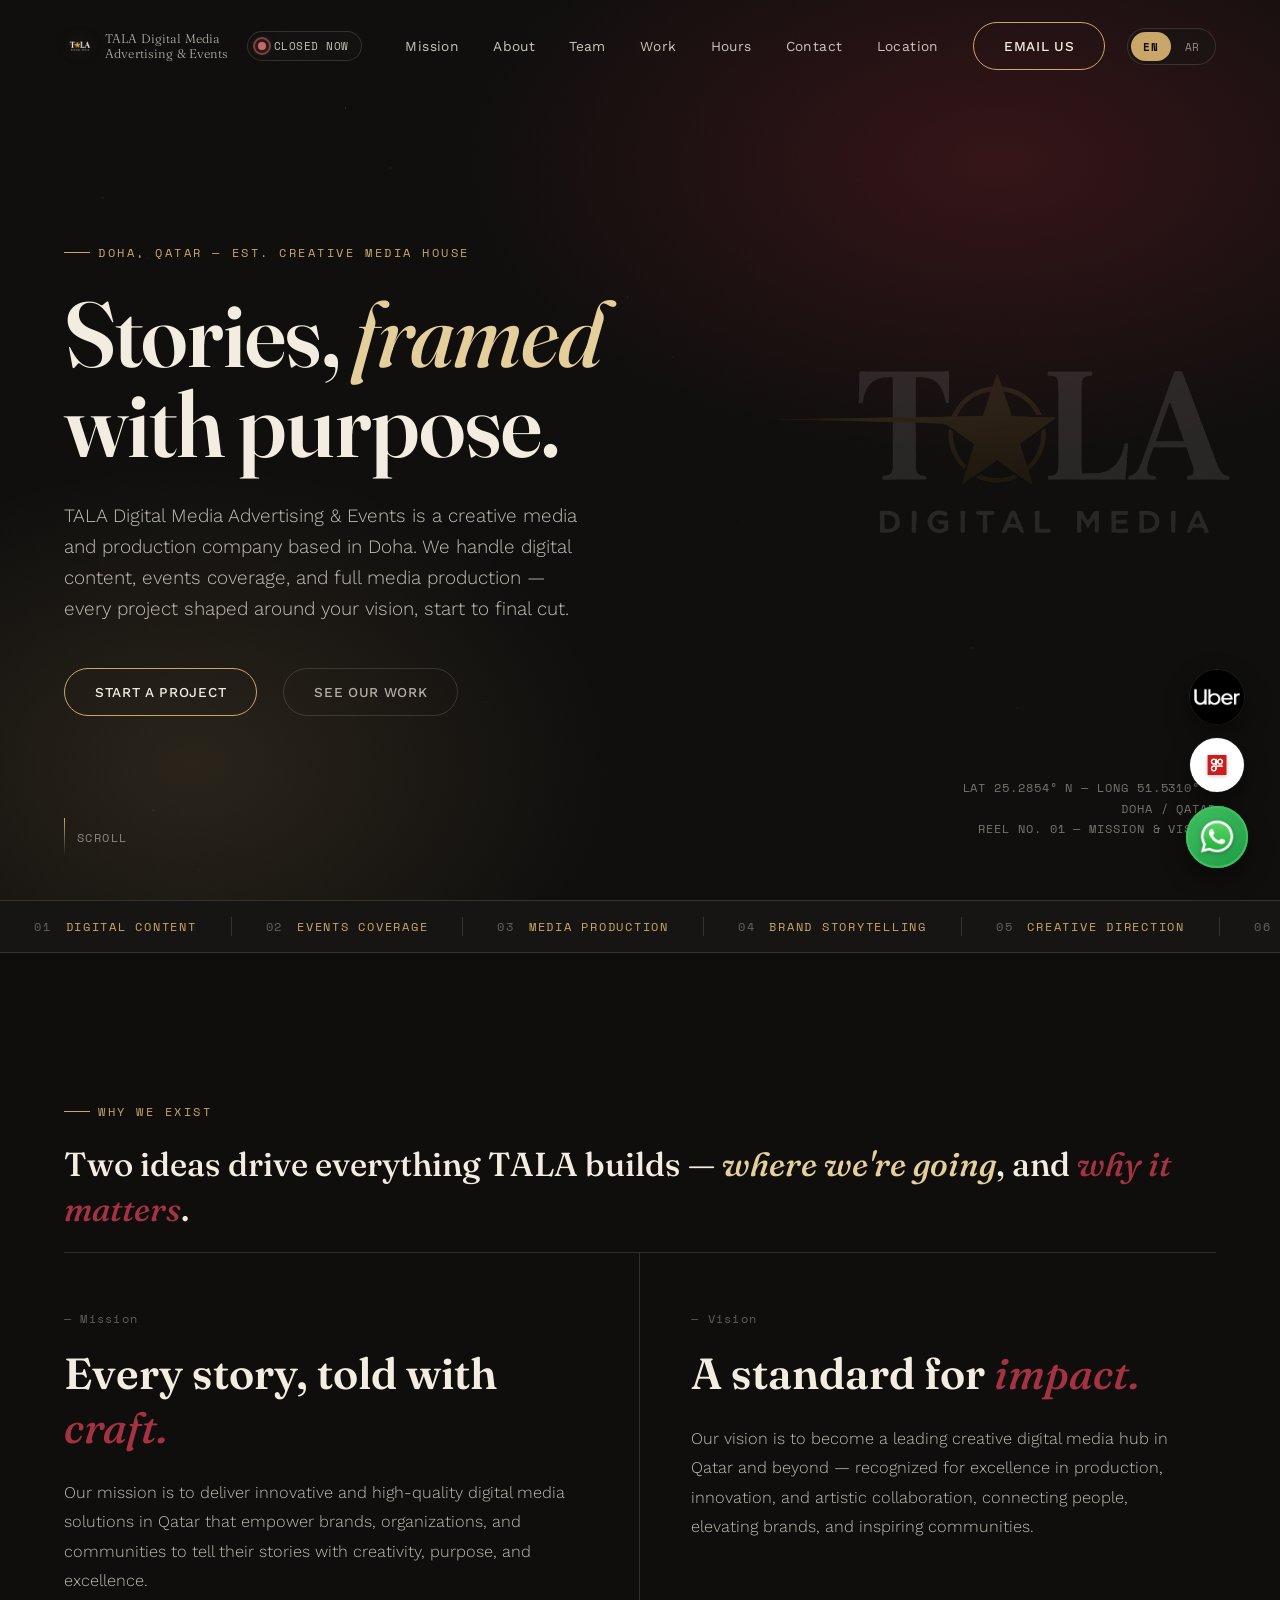
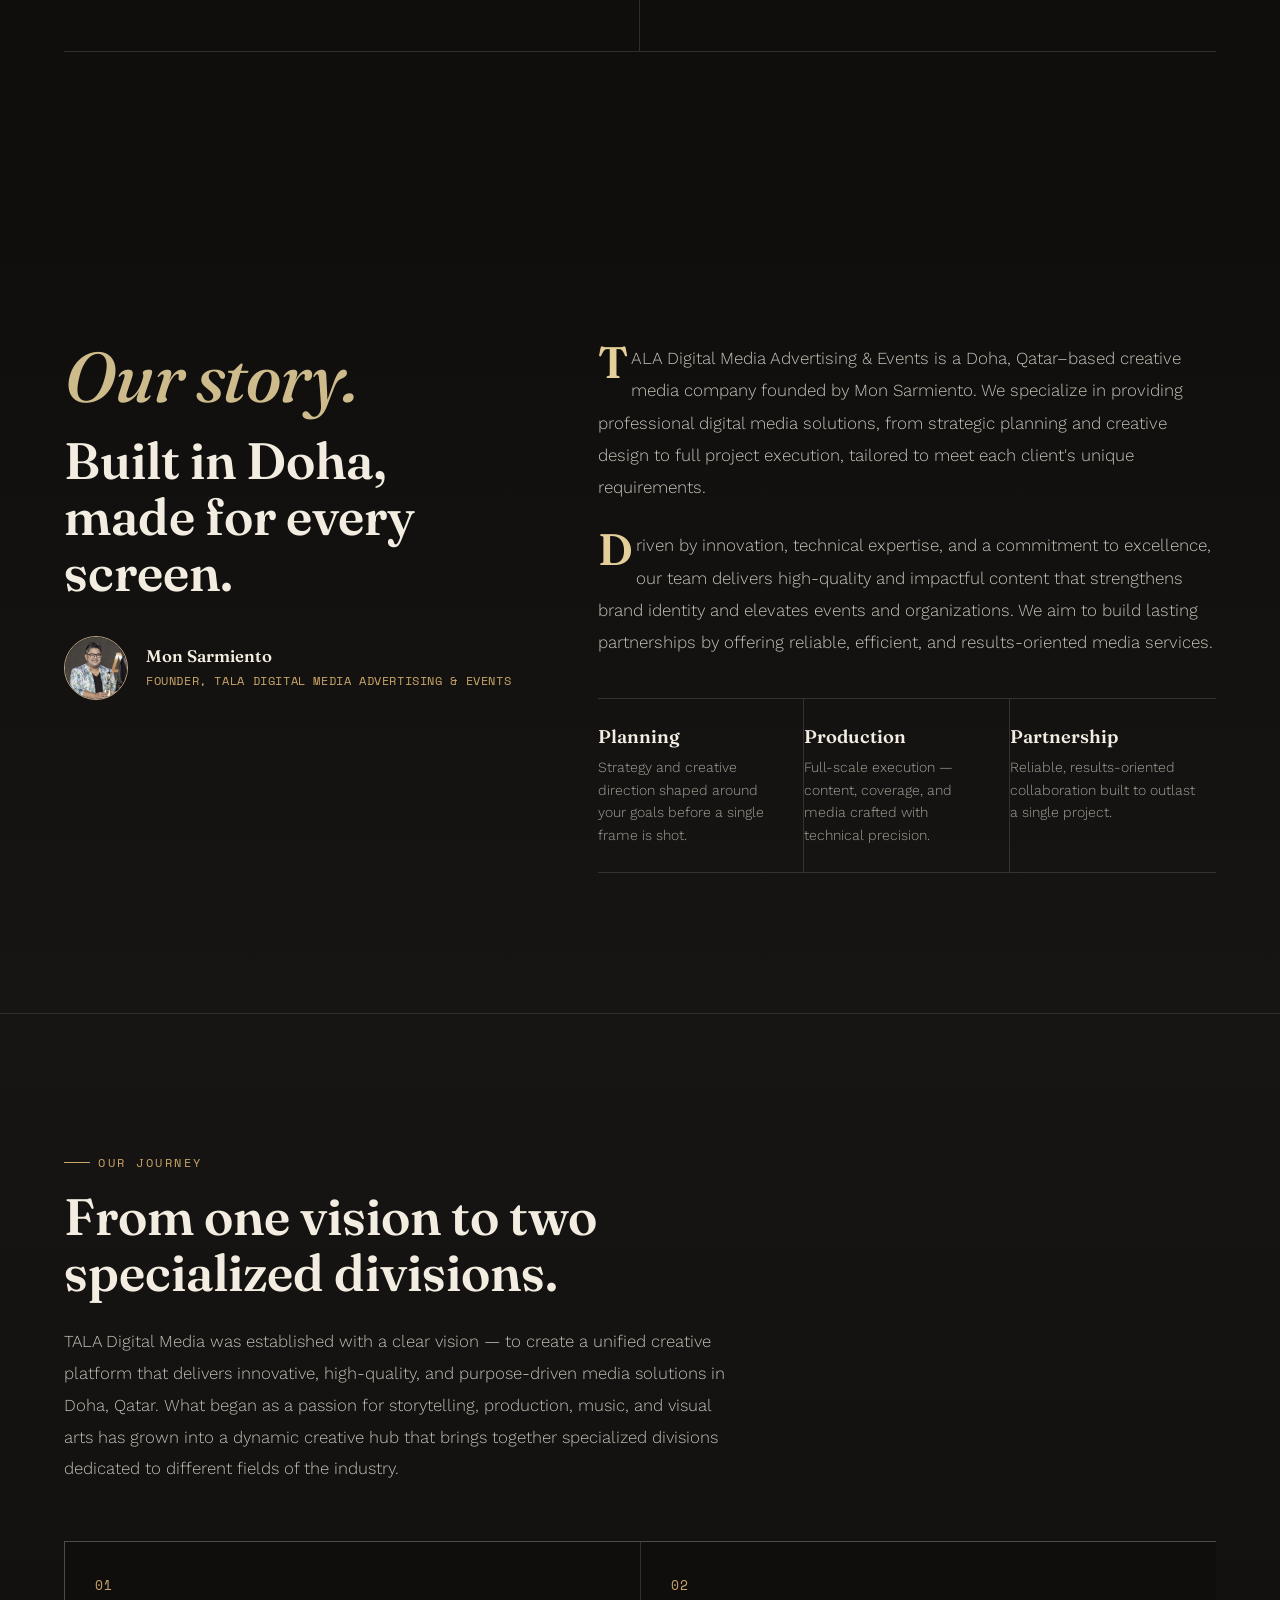
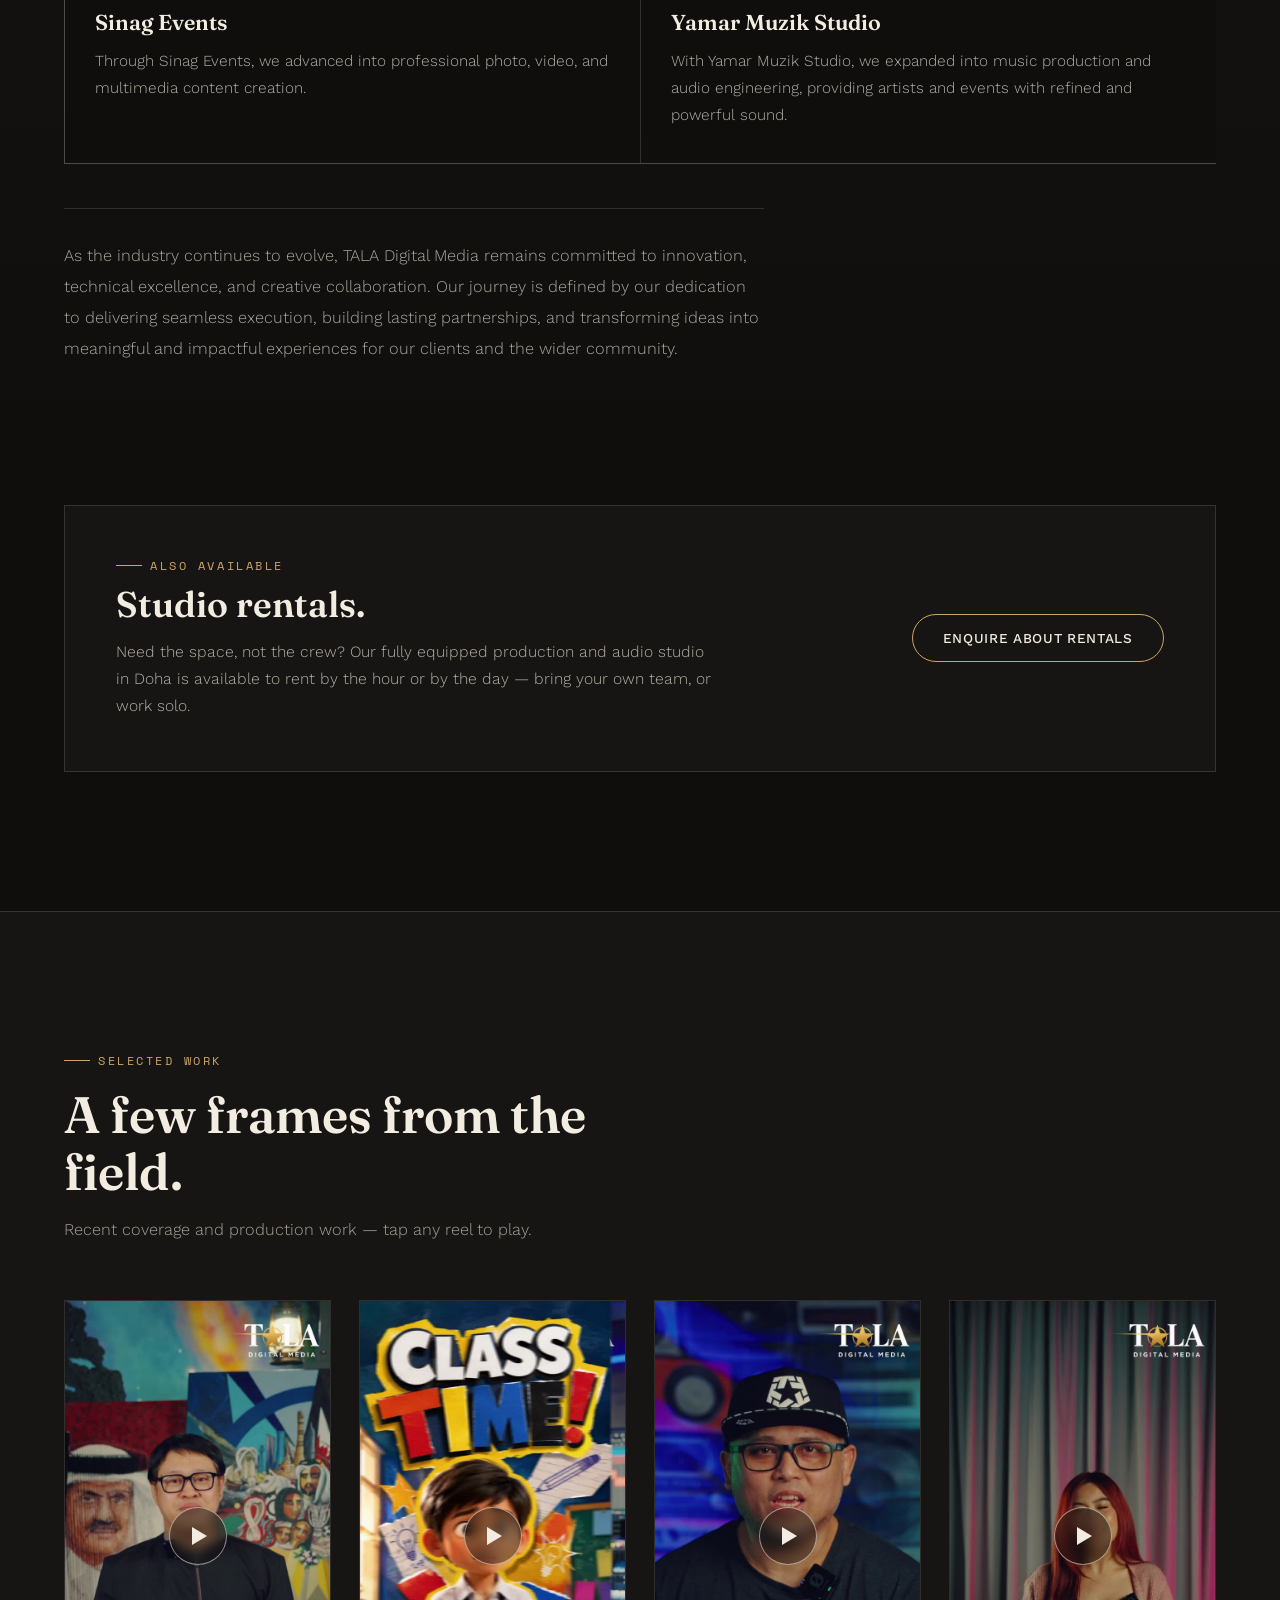
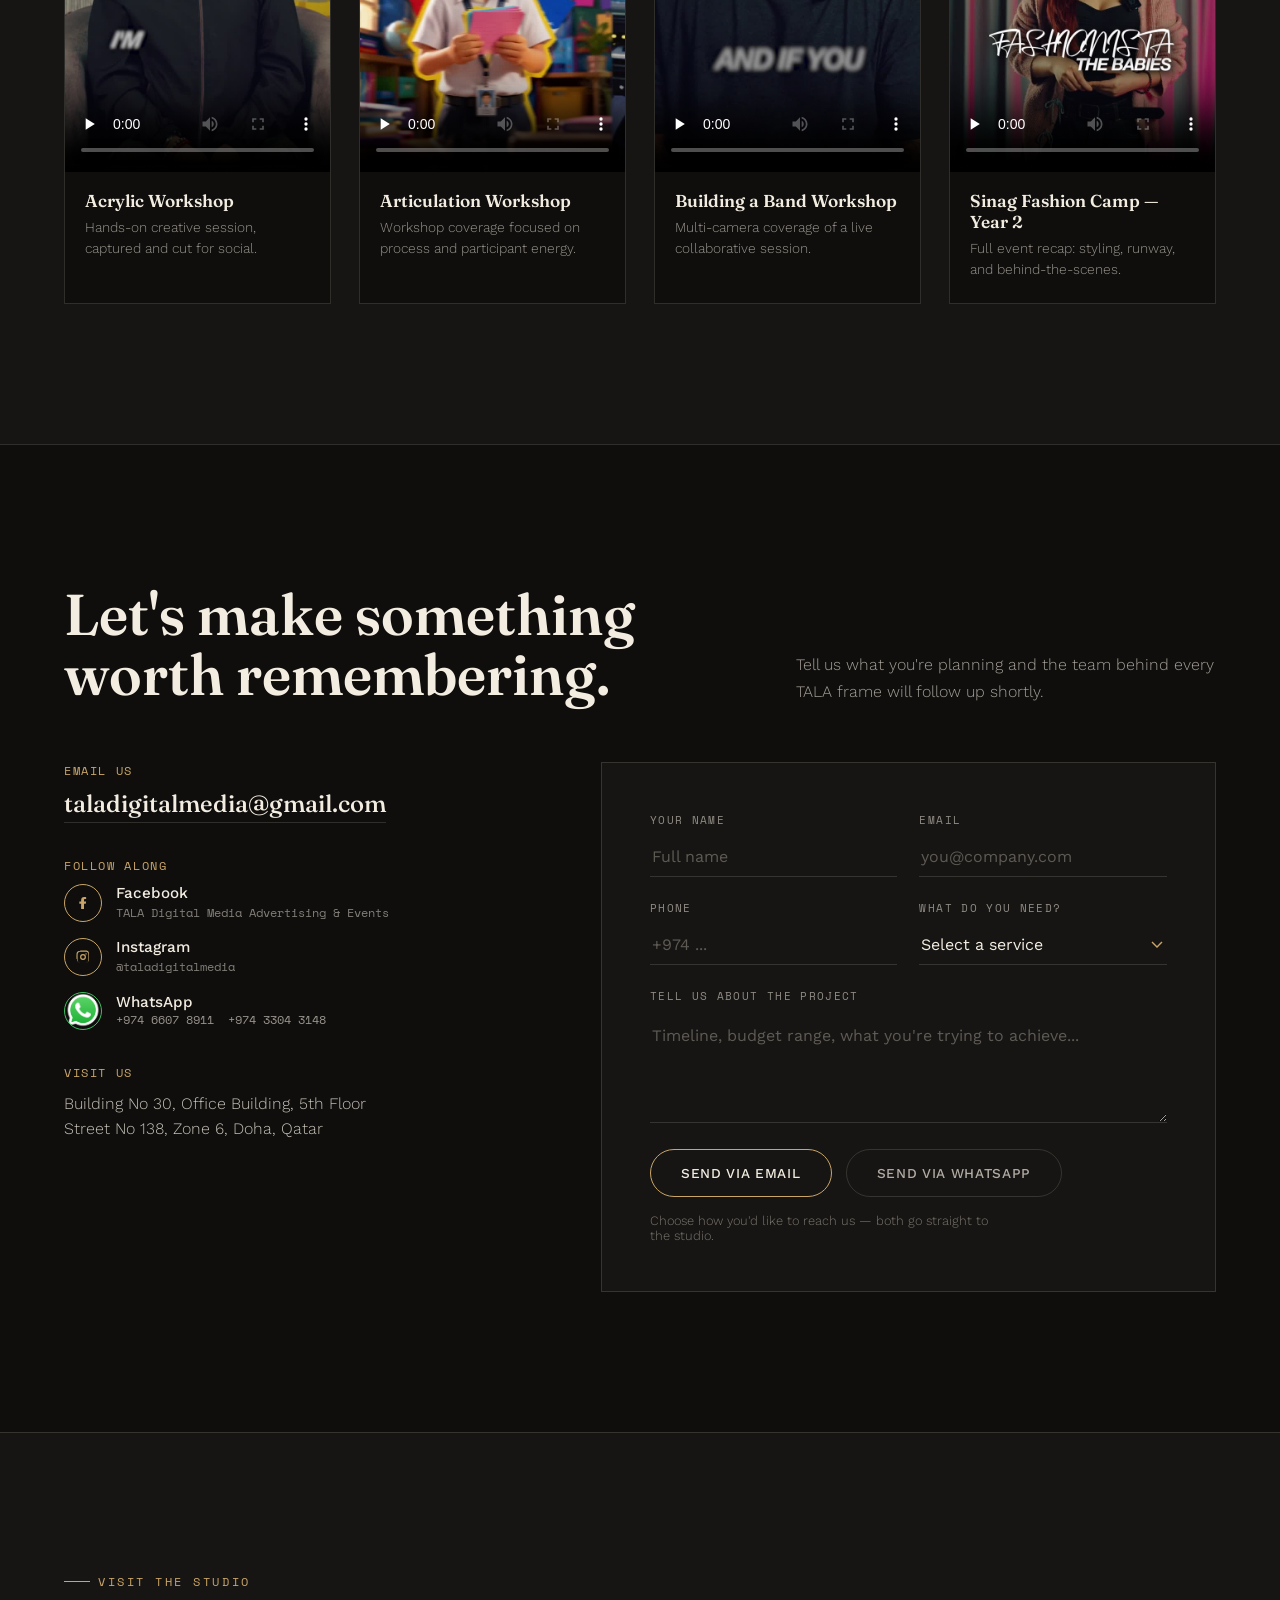
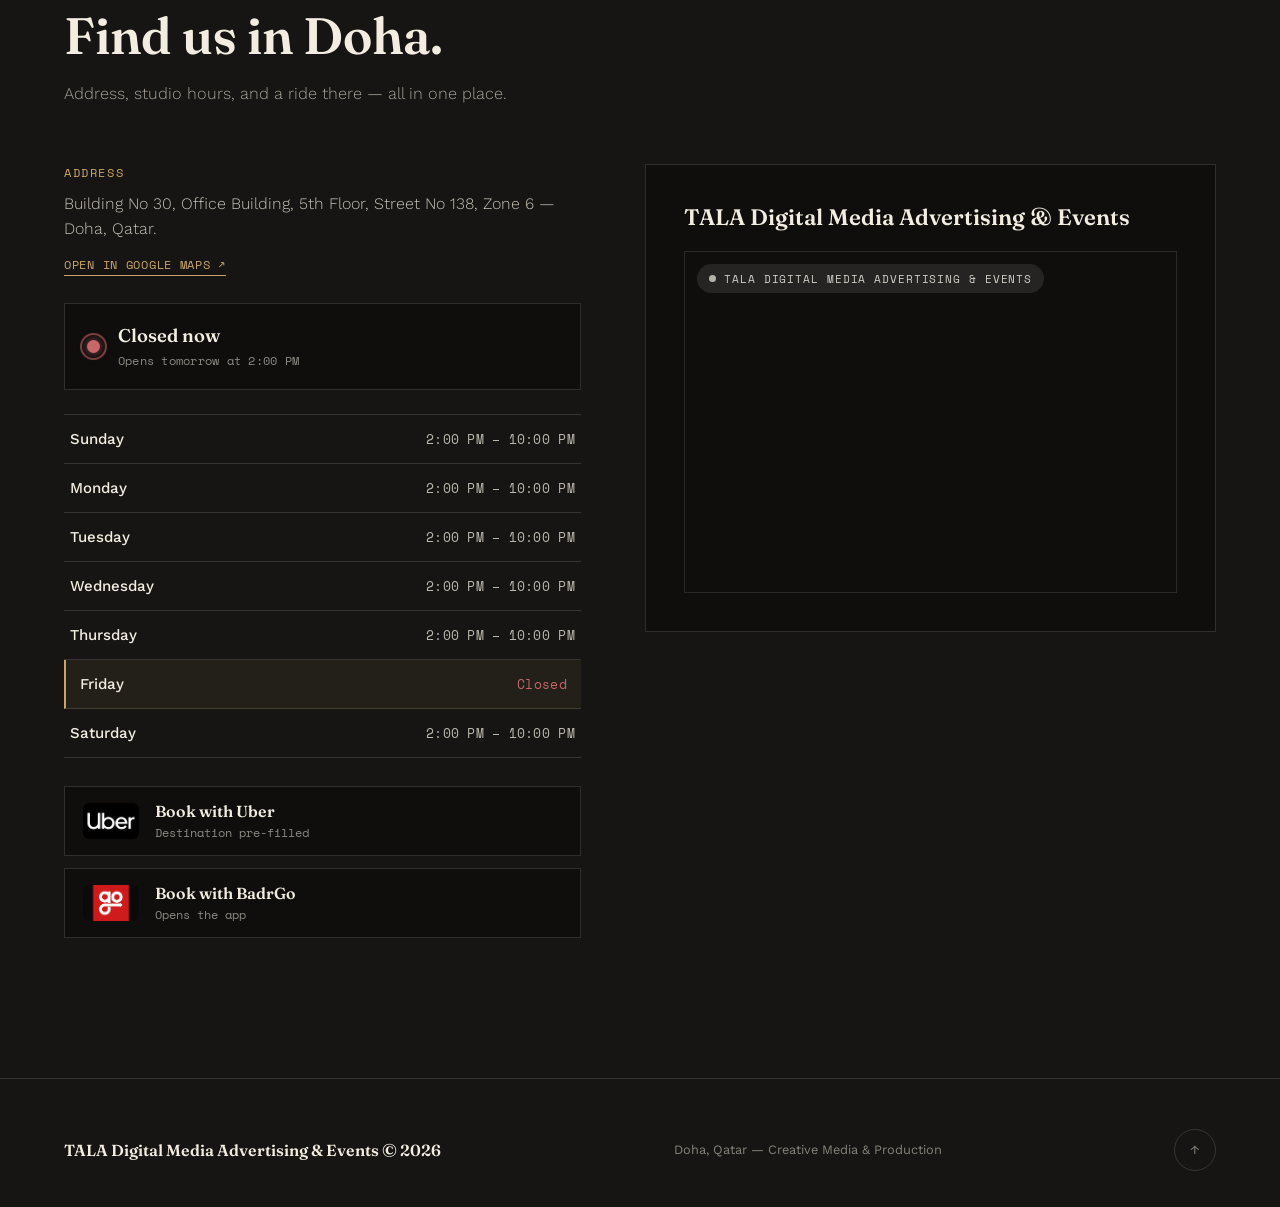
<file: index.html>
<!DOCTYPE html>
<html lang="en" dir="ltr">
<head>
<meta charset="UTF-8">
<meta name="viewport" content="width=device-width, initial-scale=1.0">
<title>TALA Digital Media Advertising & Events — Doha, Qatar</title>
<meta name="description" content="TALA Digital Media Advertising & Events is a creative media and production company based in Doha, Qatar, specializing in digital content, events coverage, and media production.">
<link rel="icon" href="assets/tala-logo.png" type="image/png">
<link rel="preconnect" href="https://fonts.googleapis.com">
<link rel="preconnect" href="https://fonts.gstatic.com" crossorigin>
<link href="https://fonts.googleapis.com/css2?family=Fraunces:ital,opsz,wght@0,9..144,300;0,9..144,500;0,9..144,600;0,9..144,700;0,9..144,900;1,9..144,500&family=Work+Sans:wght@300;400;500;600;700&family=Space+Mono:wght@400;700&family=Cairo:wght@300;400;500;600;700&display=swap" rel="stylesheet">
<link rel="stylesheet" href="styles.css">
</head>
<body>

<div class="scroll-progress" id="scrollProgress"></div>
<div class="grain"></div>
<div class="spotlight" id="spotlight"></div>

<header id="siteHeader">
  <div class="header-left">
    <a href="#top" class="logo">
      <img src="assets/tala-logo.png" alt="TALA Digital Media Advertising & Events" class="logo-mark">
      <span class="full" data-i18n-html="brand.full">TALA Digital Media<br>Advertising &amp; Events</span>
    </a>
    <a href="#hours" class="header-status" id="headerStatus" aria-label="Studio open/closed status">
      <span class="status-dot" id="headerStatusDot"></span>
      <span id="headerStatusText">—</span>
    </a>
  </div>
  <div class="nav-wrap">
    <nav class="links" id="navLinks">
      <a href="#mission" data-close data-i18n="nav.mission">Mission</a>
      <a href="#about" data-close data-i18n="nav.about">About</a>
      <a href="team.html" data-close data-i18n="nav.team">Team</a>
      <a href="#work" data-close data-i18n="nav.work">Work</a>
      <a href="#hours" data-close data-i18n="nav.hours">Hours</a>
      <a href="#contact" data-close data-i18n="nav.contact">Contact</a>
      <a href="#location" data-close data-i18n="nav.location">Location</a>
      <a href="#contact" class="btn nav-cta" data-close data-i18n="nav.email">Email us</a>
    </nav>
    <div class="lang-switch" role="group" aria-label="Language">
      <button type="button" class="lang-btn active" id="langEn" data-lang="en">EN</button>
      <button type="button" class="lang-btn" id="langAr" data-lang="ar">AR</button>
    </div>
    <button class="nav-toggle" id="navToggle" aria-label="Toggle menu"><span></span><span></span><span></span></button>
  </div>
</header>

<section class="hero" id="top">
  <img src="assets/tala-logo.png" alt="" class="hero-watermark" aria-hidden="true">

  <div class="hero-eyebrow eyebrow" data-i18n="hero.eyebrow">Doha, Qatar — Est. Creative Media House</div>
  <h1 class="hero-title" data-i18n-html="hero.title">Stories, <em>framed</em><br>with purpose.</h1>
  <p class="hero-sub" data-i18n="hero.sub">TALA Digital Media Advertising &amp; Events is a creative media and production company based in Doha. We handle digital content, events coverage, and full media production — every project shaped around your vision, start to final cut.</p>
  <div class="hero-cta">
    <a href="#contact" class="btn" data-i18n="hero.ctaPrimary">Start a project</a>
    <a href="#work" class="btn ghost" data-i18n="hero.ctaSecondary">See our work</a>
  </div>

  <div class="hero-meta">
    LAT 25.2854° N — LONG 51.5310° E<br>
    DOHA / QATAR<br>
    REEL NO. 01 — MISSION &amp; VISION
  </div>

  <div class="scroll-cue"><span class="line"></span><span data-i18n="hero.scroll">Scroll</span></div>
</section>

<div class="filmstrip">
  <div class="track">
    <div class="frame"><span class="num">01</span> <span data-i18n="film.01">Digital Content</span></div>
    <div class="frame"><span class="num">02</span> <span data-i18n="film.02">Events Coverage</span></div>
    <div class="frame"><span class="num">03</span> <span data-i18n="film.03">Media Production</span></div>
    <div class="frame"><span class="num">04</span> <span data-i18n="film.04">Brand Storytelling</span></div>
    <div class="frame"><span class="num">05</span> <span data-i18n="film.05">Creative Direction</span></div>
    <div class="frame"><span class="num">06</span> <span data-i18n="film.06">Studio Rentals</span></div>
    <div class="frame"><span class="num">01</span> <span data-i18n="film.01">Digital Content</span></div>
    <div class="frame"><span class="num">02</span> <span data-i18n="film.02">Events Coverage</span></div>
    <div class="frame"><span class="num">03</span> <span data-i18n="film.03">Media Production</span></div>
    <div class="frame"><span class="num">04</span> <span data-i18n="film.04">Brand Storytelling</span></div>
    <div class="frame"><span class="num">05</span> <span data-i18n="film.05">Creative Direction</span></div>
    <div class="frame"><span class="num">06</span> <span data-i18n="film.06">Studio Rentals</span></div>
  </div>
</div>

<section class="mv" id="mission">
  <div class="reveal">
    <div class="eyebrow" data-i18n="mv.eyebrow">Why we exist</div>
    <p class="mv-lead" style="font-family:var(--display); font-size:clamp(1.6rem,2.6vw,2.2rem); font-weight:500; margin-top:22px; line-height:1.35;">
      <span data-i18n="mv.lead1">Two ideas drive everything TALA builds — </span><span style="color:var(--sand-light); font-style:italic;" data-i18n="mv.lead2">where we're going</span><span data-i18n="mv.lead3">, and </span><span style="color:var(--maroon-light); font-style:italic;" data-i18n="mv.lead4">why it matters</span><span data-i18n="mv.lead5">.</span>
    </p>
  </div>

  <div class="mv-inner">
    <div class="mv-col reveal" data-tilt data-tilt-max="5">
      <div class="mv-num" data-i18n="mv.missionLabel">— Mission</div>
      <h3 class="mv-head" data-i18n-html="mv.missionHead">Every story, told with <span class="accent">craft.</span></h3>
      <p data-i18n="mv.missionBody">Our mission is to deliver innovative and high-quality digital media solutions in Qatar that empower brands, organizations, and communities to tell their stories with creativity, purpose, and excellence.</p>
    </div>
    <div class="mv-col reveal" data-tilt data-tilt-max="5">
      <div class="mv-num" data-i18n="mv.visionLabel">— Vision</div>
      <h3 class="mv-head" data-i18n-html="mv.visionHead">A standard for <span class="accent">impact.</span></h3>
      <p data-i18n="mv.visionBody">Our vision is to become a leading creative digital media hub in Qatar and beyond — recognized for excellence in production, innovation, and artistic collaboration, connecting people, elevating brands, and inspiring communities.</p>
    </div>
  </div>
</section>

<section class="about" id="about">
  <div class="about-grid">
    <div class="about-sticky reveal">
      <div class="story-mark" data-i18n="about.storyMark">Our story.</div>
      <h2 class="about-title" data-i18n="about.title">Built in Doha, made for every screen.</h2>
      <div class="founder-card">
        <img src="assets/mon-sarmiento.webp" alt="Mon Sarmiento, Founder of TALA Digital Media Advertising & Events" class="founder-photo">
        <div class="founder-tag">
          <strong>Mon Sarmiento</strong>
          <span class="role" data-i18n="about.founderRole">Founder, TALA Digital Media Advertising &amp; Events</span>
        </div>
      </div>
    </div>

    <div class="reveal">
      <div class="about-copy">
        <p data-i18n="about.p1">TALA Digital Media Advertising &amp; Events is a Doha, Qatar–based creative media company founded by Mon Sarmiento. We specialize in providing professional digital media solutions, from strategic planning and creative design to full project execution, tailored to meet each client's unique requirements.</p>
        <p data-i18n="about.p2">Driven by innovation, technical expertise, and a commitment to excellence, our team delivers high-quality and impactful content that strengthens brand identity and elevates events and organizations. We aim to build lasting partnerships by offering reliable, efficient, and results-oriented media services.</p>
      </div>

      <div class="pillars">
        <div class="pillar" data-tilt data-tilt-max="6">
          <h4 data-i18n="about.pillar1Title">Planning</h4>
          <p data-i18n="about.pillar1Body">Strategy and creative direction shaped around your goals before a single frame is shot.</p>
        </div>
        <div class="pillar" data-tilt data-tilt-max="6">
          <h4 data-i18n="about.pillar2Title">Production</h4>
          <p data-i18n="about.pillar2Body">Full-scale execution — content, coverage, and media crafted with technical precision.</p>
        </div>
        <div class="pillar" data-tilt data-tilt-max="6">
          <h4 data-i18n="about.pillar3Title">Partnership</h4>
          <p data-i18n="about.pillar3Body">Reliable, results-oriented collaboration built to outlast a single project.</p>
        </div>
      </div>
    </div>
  </div>
</section>

<section class="journey" id="journey">
  <div class="journey-head reveal">
    <div class="eyebrow" data-i18n="journey.eyebrow">Our journey</div>
    <h2 class="journey-title" data-i18n="journey.title">From one vision to two specialized divisions.</h2>
    <p class="journey-intro" data-i18n="journey.intro">TALA Digital Media was established with a clear vision — to create a unified creative platform that delivers innovative, high-quality, and purpose-driven media solutions in Doha, Qatar. What began as a passion for storytelling, production, music, and visual arts has grown into a dynamic creative hub that brings together specialized divisions dedicated to different fields of the industry.</p>
  </div>

  <div class="journey-divisions reveal">
    <div class="division-card" data-tilt data-tilt-max="4">
      <div class="division-num">01</div>
      <h3 data-i18n="journey.sinagName">Sinag Events</h3>
      <p data-i18n="journey.sinagBody">Through Sinag Events, we advanced into professional photo, video, and multimedia content creation.</p>
    </div>
    <div class="division-card" data-tilt data-tilt-max="4">
      <div class="division-num">02</div>
      <h3 data-i18n="journey.yamarName">Yamar Muzik Studio</h3>
      <p data-i18n="journey.yamarBody">With Yamar Muzik Studio, we expanded into music production and audio engineering, providing artists and events with refined and powerful sound.</p>
    </div>
  </div>

  <p class="journey-closing reveal" data-i18n="journey.closing">As the industry continues to evolve, TALA Digital Media remains committed to innovation, technical excellence, and creative collaboration. Our journey is defined by our dedication to delivering seamless execution, building lasting partnerships, and transforming ideas into meaningful and impactful experiences for our clients and the wider community.</p>
</section>

<section class="rentals" id="rentals">
  <div class="rentals-inner reveal" data-tilt data-tilt-max="2">
    <div class="rentals-text">
      <div class="eyebrow" data-i18n="rentals.eyebrow">Also available</div>
      <h2 data-i18n="rentals.title">Studio rentals.</h2>
      <p data-i18n="rentals.body">Need the space, not the crew? Our fully equipped production and audio studio in Doha is available to rent by the hour or by the day — bring your own team, or work solo.</p>
    </div>
    <a href="#contact" class="btn" data-i18n="rentals.cta">Enquire about rentals</a>
  </div>
</section>

<section class="work" id="work">
  <div class="work-head reveal">
    <div class="eyebrow" data-i18n="work.eyebrow">Selected work</div>
    <h2 class="work-title" data-i18n="work.title">A few frames from the field.</h2>
    <p class="work-sub" data-i18n="work.sub">Recent coverage and production work — tap any reel to play.</p>
  </div>

  <div class="work-grid reveal">
    <article class="work-card">
      <div class="work-video">
        <video preload="none" poster="assets/posters/acrylic-workshop.jpg" playsinline controls>
          <source src="assets/videos/acrylic-workshop.mp4" type="video/mp4">
        </video>
        <button class="play-btn" type="button" aria-label="Play video"></button>
      </div>
      <div class="work-meta">
        <h3 data-i18n="work.card1Title">Acrylic Workshop</h3>
        <p data-i18n="work.card1Body">Hands-on creative session, captured and cut for social.</p>
      </div>
    </article>

    <article class="work-card">
      <div class="work-video">
        <video preload="none" poster="assets/posters/articulation-workshop.jpg" playsinline controls>
          <source src="assets/videos/articulation-workshop.mp4" type="video/mp4">
        </video>
        <button class="play-btn" type="button" aria-label="Play video"></button>
      </div>
      <div class="work-meta">
        <h3 data-i18n="work.card2Title">Articulation Workshop</h3>
        <p data-i18n="work.card2Body">Workshop coverage focused on process and participant energy.</p>
      </div>
    </article>

    <article class="work-card">
      <div class="work-video">
        <video preload="none" poster="assets/posters/building-a-band-workshop.jpg" playsinline controls>
          <source src="assets/videos/building-a-band-workshop.mp4" type="video/mp4">
        </video>
        <button class="play-btn" type="button" aria-label="Play video"></button>
      </div>
      <div class="work-meta">
        <h3 data-i18n="work.card3Title">Building a Band Workshop</h3>
        <p data-i18n="work.card3Body">Multi-camera coverage of a live collaborative session.</p>
      </div>
    </article>

    <article class="work-card">
      <div class="work-video">
        <video preload="none" poster="assets/posters/sinag-fashion-camp.jpg" playsinline controls>
          <source src="assets/videos/sinag-fashion-camp.mp4" type="video/mp4">
        </video>
        <button class="play-btn" type="button" aria-label="Play video"></button>
      </div>
      <div class="work-meta">
        <h3 data-i18n="work.card4Title">Sinag Fashion Camp — Year 2</h3>
        <p data-i18n="work.card4Body">Full event recap: styling, runway, and behind-the-scenes.</p>
      </div>
    </article>
  </div>

  <div class="work-swipe-hint">
    <span data-i18n="work.swipeHint">Swipe to see more</span>
    <svg viewBox="0 0 24 24" fill="none" stroke="currentColor" stroke-width="2" stroke-linecap="round" stroke-linejoin="round"><path d="M5 12h14M13 6l6 6-6 6"/></svg>
  </div>
</section>

<section class="contact" id="contact">
  <div class="contact-head reveal">
    <h2 class="contact-title" data-i18n="contact.title">Let's make something worth remembering.</h2>
    <p class="contact-sub" data-i18n="contact.sub">Tell us what you're planning and the team behind every TALA frame will follow up shortly.</p>
  </div>

  <div class="contact-grid reveal">

    <div class="contact-info">
      <div class="info-item">
        <div class="label" data-i18n="contact.emailLabel">Email us</div>
        <a class="mail" href="#inquiryForm">taladigitalmedia@gmail.com</a>
      </div>

      <div class="info-item">
        <div class="label" data-i18n="contact.followLabel">Follow along</div>
        <div class="social-list">
          <a class="social-inline" href="https://www.facebook.com/profile.php?id=61577440992541" target="_blank" rel="noopener">
            <span class="icon"><svg viewBox="0 0 24 24"><path d="M13.5 21v-8h2.7l.4-3.2h-3.1V7.7c0-.9.3-1.6 1.7-1.6h1.5V3.2C15.9 3.1 14.9 3 13.7 3 11 3 9.2 4.6 9.2 7.4v2.4H6.5V13h2.7v8h4.3z"/></svg></span>
            <span>
              <span class="name" style="display:block;" data-i18n="contact.facebook">Facebook</span>
              <span class="handle">TALA Digital Media Advertising &amp; Events</span>
            </span>
          </a>
          <a class="social-inline" href="https://www.instagram.com/taladigitalmedia/" target="_blank" rel="noopener">
            <span class="icon"><svg viewBox="0 0 24 24"><path d="M12 2.2c2.7 0 3 .01 4.1.06 1.1.05 1.8.22 2.2.37.6.23 1 .5 1.4.9.4.4.67.85.9 1.4.16.4.33 1.1.37 2.2.05 1.1.06 1.4.06 4.1s-.01 3-.06 4.1c-.05 1.1-.22 1.8-.37 2.2a3.9 3.9 0 01-.9 1.4c-.4.4-.85.67-1.4.9-.4.16-1.1.33-2.2.37-1.1.05-1.4.06-4.1.06s-3-.01-4.1-.06c-1.1-.05-1.8-.22-2.2-.37a3.9 3.9 0 01-1.4-.9 3.9 3.9 0 01-.9-1.4c-.16-.4-.33-1.1-.37-2.2C2.2 15 2.2 14.7 2.2 12s.01-3 .06-4.1c.05-1.1.22-1.8.37-2.2.23-.6.5-1 .9-1.4.4-.4.85-.67 1.4-.9.4-.16 1.1-.33 2.2-.37C8 2.2 8.3 2.2 12 2.2zm0 1.8c-2.65 0-2.96.01-4 .06-.96.05-1.48.2-1.83.34-.46.18-.79.4-1.13.74-.34.34-.56.67-.74 1.13-.14.35-.3.87-.34 1.83-.05 1.04-.06 1.35-.06 4s.01 2.96.06 4c.05.96.2 1.48.34 1.83.18.46.4.79.74 1.13.34.34.67.56 1.13.74.35.14.87.3 1.83.34 1.04.05 1.35.06 4 .06s2.96-.01 4-.06c.96-.05 1.48-.2 1.83-.34.46-.18.79-.4 1.13-.74.34-.34.56-.67.74-1.13.14-.35.3-.87.34-1.83.05-1.04.06-1.35.06-4s-.01-2.96-.06-4c-.05-.96-.2-1.48-.34-1.83a2.1 2.1 0 00-.74-1.13 2.1 2.1 0 00-1.13-.74c-.35-.14-.87-.3-1.83-.34-1.04-.05-1.35-.06-4-.06zm0 3.6a4.4 4.4 0 110 8.8 4.4 4.4 0 010-8.8zm0 1.8a2.6 2.6 0 100 5.2 2.6 2.6 0 000-5.2zm5.6-2a1.03 1.03 0 11-2.06 0 1.03 1.03 0 012.06 0z"/></svg></span>
            <span>
              <span class="name" style="display:block;" data-i18n="contact.instagram">Instagram</span>
              <span class="handle">@taladigitalmedia</span>
            </span>
          </a>
          <div class="social-inline social-inline--wa">
            <span class="icon icon-wa"><img src="assets/whatsapp-icon.png" alt="" loading="lazy"></span>
            <span>
              <span class="name" style="display:block;" data-i18n="contact.whatsapp">WhatsApp</span>
              <span class="handle-list">
                <a href="https://wa.me/97466078911?text=Hi%20TALA%20Digital%20Media%2C%20I%27d%20like%20to%20know%20more%20about%20your%20services." target="_blank" rel="noopener">+974 6607 8911</a>
                <a href="https://wa.me/97433043148?text=Hi%20TALA%20Digital%20Media%2C%20I%27d%20like%20to%20know%20more%20about%20your%20services." target="_blank" rel="noopener">+974 3304 3148</a>
              </span>
            </span>
          </div>
        </div>
      </div>

      <div class="info-item">
        <div class="label" data-i18n="contact.visitLabel">Visit us</div>
        <p data-i18n-html="contact.address">Building No 30, Office Building, 5th Floor<br>Street No 138, Zone 6, Doha, Qatar</p>
      </div>
    </div>

    <div class="form-panel" data-tilt data-tilt-max="2">
      <form id="inquiryForm" action="https://formsubmit.co/ajax/taladigitalmedia@gmail.com" method="POST" novalidate>
        <input type="hidden" name="_subject" value="New project inquiry — TALA Digital Media website">
        <input type="hidden" name="_template" value="table">
        <input type="text" name="_honey" style="display:none" tabindex="-1" autocomplete="off">
        <div class="form-row">
          <div class="field">
            <label for="f-name" data-i18n="form.name">Your name</label>
            <input type="text" id="f-name" name="name" placeholder="Full name" autocomplete="name" data-i18n-placeholder="form.namePh">
            <span class="err-msg" data-i18n="form.nameErr">Please tell us your name.</span>
          </div>
          <div class="field">
            <label for="f-email" data-i18n="form.email">Email</label>
            <input type="email" id="f-email" name="email" placeholder="you@company.com" autocomplete="email" data-i18n-placeholder="form.emailPh">
            <span class="err-msg" data-i18n="form.emailErr">Enter a valid email address.</span>
          </div>
        </div>

        <div class="form-row">
          <div class="field">
            <label for="f-phone" data-i18n="form.phone">Phone <span style="opacity:.5;" data-i18n="form.optional">(optional)</span></label>
            <input type="tel" id="f-phone" name="phone" placeholder="+974 ..." autocomplete="tel">
          </div>
          <div class="field">
            <label for="f-service" data-i18n="form.service">What do you need?</label>
            <select id="f-service" name="service">
              <option value="" data-i18n="form.serviceSelect">Select a service</option>
              <option value="Digital Content" data-i18n="form.opt1">Digital Content</option>
              <option value="Events Coverage" data-i18n="form.opt2">Events Coverage</option>
              <option value="Media Production" data-i18n="form.opt3">Media Production</option>
              <option value="Brand Storytelling" data-i18n="form.opt4">Brand Storytelling</option>
              <option value="Creative Direction" data-i18n="form.opt5">Creative Direction</option>
              <option value="Studio Rental" data-i18n="form.opt7">Studio Rental</option>
              <option value="Something else" data-i18n="form.opt6">Something else</option>
            </select>
            <span class="err-msg" data-i18n="form.serviceErr">Select what you need.</span>
          </div>
        </div>

        <div class="field">
          <label for="f-message" data-i18n="form.message">Tell us about the project</label>
          <textarea id="f-message" name="message" placeholder="Timeline, budget range, what you're trying to achieve..." data-i18n-placeholder="form.messagePh"></textarea>
          <span class="err-msg" data-i18n="form.messageErr">Give us a few details (10+ characters).</span>
        </div>

        <div class="form-foot">
          <div class="send-options">
            <button type="button" class="btn" id="sendEmailBtn">
              <span class="btn-label" data-i18n="form.sendEmail">Send via Email</span>
            </button>
            <button type="button" class="btn ghost" id="sendWhatsappBtn">
              <span class="btn-label" data-i18n="form.sendWhatsapp">Send via WhatsApp</span>
            </button>
          </div>
          <p class="form-note" data-i18n="form.note">Choose how you'd like to reach us — both go straight to the studio.</p>
        </div>
        <div class="form-status" id="formStatus" role="status" aria-live="polite"></div>
      </form>
    </div>

  </div>
</section>

<section class="location" id="location">
  <div class="location-head reveal">
    <div class="eyebrow" data-i18n="location.eyebrow">Visit the studio</div>
    <h2 class="location-title" data-i18n="location.title">Find us in Doha.</h2>
    <p class="location-sub" data-i18n="location.sub">Address, studio hours, and a ride there — all in one place.</p>
  </div>

  <div class="location-grid">
    <div class="location-info reveal" id="hours">
      <div class="info-item">
        <div class="label" data-i18n="map.addressLabel">Address</div>
        <p data-i18n="map.caption">Building No 30, Office Building, 5th Floor, Street No 138, Zone 6 — Doha, Qatar.</p>
        <a href="https://maps.app.goo.gl/7puvrBPLFeUCGzJm7" target="_blank" rel="noopener" class="map-open" data-i18n="map.open">Open in Google Maps ↗</a>
      </div>

      <div class="status-card" id="statusCard">
        <span class="status-dot" id="statusDot"></span>
        <div>
          <div class="status-text" id="statusText">—</div>
          <div class="status-detail" id="statusDetail">—</div>
        </div>
      </div>

      <div class="hours-list" id="hoursList"></div>

      <div class="ride-row">
        <a class="ride-btn ride-uber" href="https://m.uber.com/ul/?action=setPickup&pickup=my_location&dropoff%5Blatitude%5D=25.2862122&dropoff%5Blongitude%5D=51.5359695&dropoff%5Bformatted_address%5D=TALA%20Digital%20Media%20Advertising%20%26%20Events%2C%20Building%20No%2030%2C%20Office%20Building%2C%205th%20Floor%2C%20Street%20No%20138%2C%20Zone%206%2C%20Doha%2C%20Qatar" target="_blank" rel="noopener">
          <img src="assets/uber-icon.png" alt="" class="ride-logo-img">
          <span class="ride-text">
            <span class="ride-name" data-i18n="ride.uberName">Book with Uber</span>
            <span class="ride-sub" data-i18n="ride.uberSub">Destination pre-filled</span>
          </span>
        </a>
        <a class="ride-btn ride-badrgo" href="https://onelink.to/badrgo" target="_blank" rel="noopener">
          <img src="assets/badrgo-icon.png" alt="" class="ride-logo-img">
          <span class="ride-text">
            <span class="ride-name" data-i18n="ride.badrgoName">Book with BadrGo</span>
            <span class="ride-sub" data-i18n="ride.badrgoSub">Opens the app</span>
          </span>
        </a>
      </div>
    </div>

    <div class="map-panel reveal">
      <div class="map-caption">
        <div>
          <h3 data-i18n="map.title">TALA Digital Media Advertising &amp; Events</h3>
        </div>
      </div>
      <div class="map-frame">
        <div class="map-badge"><span class="ping"></span><span data-i18n="map.badge">TALA Digital Media Advertising &amp; Events</span></div>
        <iframe
          src="https://www.google.com/maps?q=25.2862122,51.5359695&z=17&output=embed"
          loading="lazy"
          referrerpolicy="no-referrer-when-downgrade"
          allowfullscreen
          title="TALA Digital Media Advertising & Events location"></iframe>
      </div>
    </div>
  </div>
</section>

<footer>
  <div class="fmark"><span data-i18n="footer.brand">TALA Digital Media Advertising &amp; Events</span> © <span id="year"></span></div>
  <div data-i18n="footer.tagline">Doha, Qatar — Creative Media &amp; Production</div>
  <a href="#top" class="to-top" aria-label="Back to top">↑</a>
</footer>

<div class="float-stack">
  <a
    href="https://m.uber.com/ul/?action=setPickup&pickup=my_location&dropoff%5Blatitude%5D=25.2862122&dropoff%5Blongitude%5D=51.5359695&dropoff%5Bformatted_address%5D=TALA%20Digital%20Media%20Advertising%20%26%20Events%2C%20Building%20No%2030%2C%20Office%20Building%2C%205th%20Floor%2C%20Street%20No%20138%2C%20Zone%206%2C%20Doha%2C%20Qatar"
    target="_blank"
    rel="noopener"
    class="float-btn float-uber"
    aria-label="Book a ride to TALA Digital Media on Uber"
    title="Book a ride on Uber">
    <img src="assets/uber-icon.png" alt="" class="float-uber-img">
  </a>
  <a
    href="https://onelink.to/badrgo"
    target="_blank"
    rel="noopener"
    class="float-btn float-badrgo"
    aria-label="Book a ride to TALA Digital Media on BadrGo"
    title="Book a ride on BadrGo">
    <img src="assets/badrgo-icon.png" alt="">
  </a>
  <div class="float-wa-wrap">
    <button
      type="button"
      class="float-btn float-wa"
      id="floatWaBtn"
      aria-label="Chat with TALA Digital Media on WhatsApp"
      aria-haspopup="true"
      aria-expanded="false"
      title="Chat on WhatsApp">
      <span class="wa-ring"></span>
      <img src="assets/whatsapp-icon.png" alt="">
    </button>
    <div class="float-wa-menu" id="floatWaMenu">
      <span class="float-wa-menu-label" data-i18n="wa.chooseNumber">Choose a number</span>
      <a href="https://wa.me/97466078911?text=Hi%20TALA%20Digital%20Media%2C%20I%27d%20like%20to%20know%20more%20about%20your%20services." target="_blank" rel="noopener">+974 6607 8911</a>
      <a href="https://wa.me/97433043148?text=Hi%20TALA%20Digital%20Media%2C%20I%27d%20like%20to%20know%20more%20about%20your%20services." target="_blank" rel="noopener">+974 3304 3148</a>
    </div>
  </div>
</div>

<button type="button" class="workshops-tab" id="workshopsTab" aria-label="Open Sinag Events workshops schedule" aria-haspopup="dialog">
  <span class="workshops-tab-star" aria-hidden="true">★</span>
  <span data-i18n="popup.tabLabel">Workshops</span>
</button>

<div class="popup-overlay" id="workshopPopup" role="dialog" aria-modal="true" aria-labelledby="popupTitle" aria-hidden="true">
  <div class="popup-card" data-tilt data-tilt-max="1.5">
    <button type="button" class="popup-close" id="popupClose" aria-label="Close">✕</button>

    <img src="assets/sinag-workshops-poster-v3.jpg" alt="Sinag Events Workshops poster — full schedule for Acting, Ballroom, Building a Band, Charcoal &amp; Acrylic, Hip Hop, Sinag Fashion Camp, and Hosting workshops" class="popup-poster">

    <div class="popup-body">
    <div class="popup-eyebrow eyebrow" data-i18n="popup.eyebrow">Sinag Events</div>
    <h2 class="popup-title" id="popupTitle" data-i18n="popup.title">Workshops are open this August.</h2>
    <p class="popup-sub" data-i18n="popup.sub">A full lineup of creative workshops running through Doha this season — pick the ones that fit your schedule.</p>

    <div class="popup-list">
      <div class="popup-item">
        <span class="popup-item-name" data-i18n="popup.w1Name">Acting Workshop</span>
        <span class="popup-item-when" data-i18n="popup.w1When">Aug 7 – 21 · Fridays · 10AM–12PM</span>
      </div>
      <div class="popup-item">
        <span class="popup-item-name" data-i18n="popup.w2Name">Ballroom Workshop</span>
        <span class="popup-item-when" data-i18n="popup.w2When">Aug 7 – 21 · Fridays · 6–8PM</span>
      </div>
      <div class="popup-item">
        <span class="popup-item-name" data-i18n="popup.w3Name">Building a Band Workshop</span>
        <span class="popup-item-when" data-i18n="popup.w3When">Aug 1 – Sep 5 · Saturdays · 1–5PM</span>
      </div>
      <div class="popup-item">
        <span class="popup-item-name" data-i18n="popup.w4aName">Charcoal Workshop</span>
        <span class="popup-item-when" data-i18n="popup.w4aWhen">Aug 1 – 8 · Mon &amp; Sat · 5–7PM</span>
      </div>
      <div class="popup-item">
        <span class="popup-item-name" data-i18n="popup.w4bName">Acrylic Workshop</span>
        <span class="popup-item-when" data-i18n="popup.w4bWhen">Aug 10 – 17 · Fridays · 3:30–5:30PM</span>
      </div>
      <div class="popup-item">
        <span class="popup-item-name" data-i18n="popup.w5Name">Hip Hop Workshop</span>
        <span class="popup-item-when" data-i18n="popup.w5When">Aug 2 – 25 · Sun &amp; Tue · 6–8PM</span>
      </div>
      <div class="popup-item">
        <span class="popup-item-name" data-i18n="popup.w6Name">Sinag Fashion Camp — Year 2</span>
        <span class="popup-item-when" data-i18n="popup.w6When">Aug 1 – 27 · Thu &amp; Sat · 5:30–7:30PM</span>
      </div>
      <div class="popup-item">
        <span class="popup-item-name" data-i18n="popup.w7Name">Hosting Workshop</span>
        <span class="popup-item-when" data-i18n="popup.w7When">Aug 3 – 19 · Mon &amp; Tue · 2PM</span>
      </div>
    </div>

    <div class="popup-phones popup-phones--primary">
      <span class="popup-phones-label" data-i18n="popup.orCall">Message us to register</span>
      <div class="popup-phones-list">
        <a href="https://wa.me/97466078911" target="_blank" rel="noopener">+974 6607 8911</a>
        <a href="https://wa.me/97433043148" target="_blank" rel="noopener">+974 3304 3148</a>
      </div>
    </div>
    </div>
  </div>
</div>

<script src="script.js"></script>
</body>
</html>
</file>
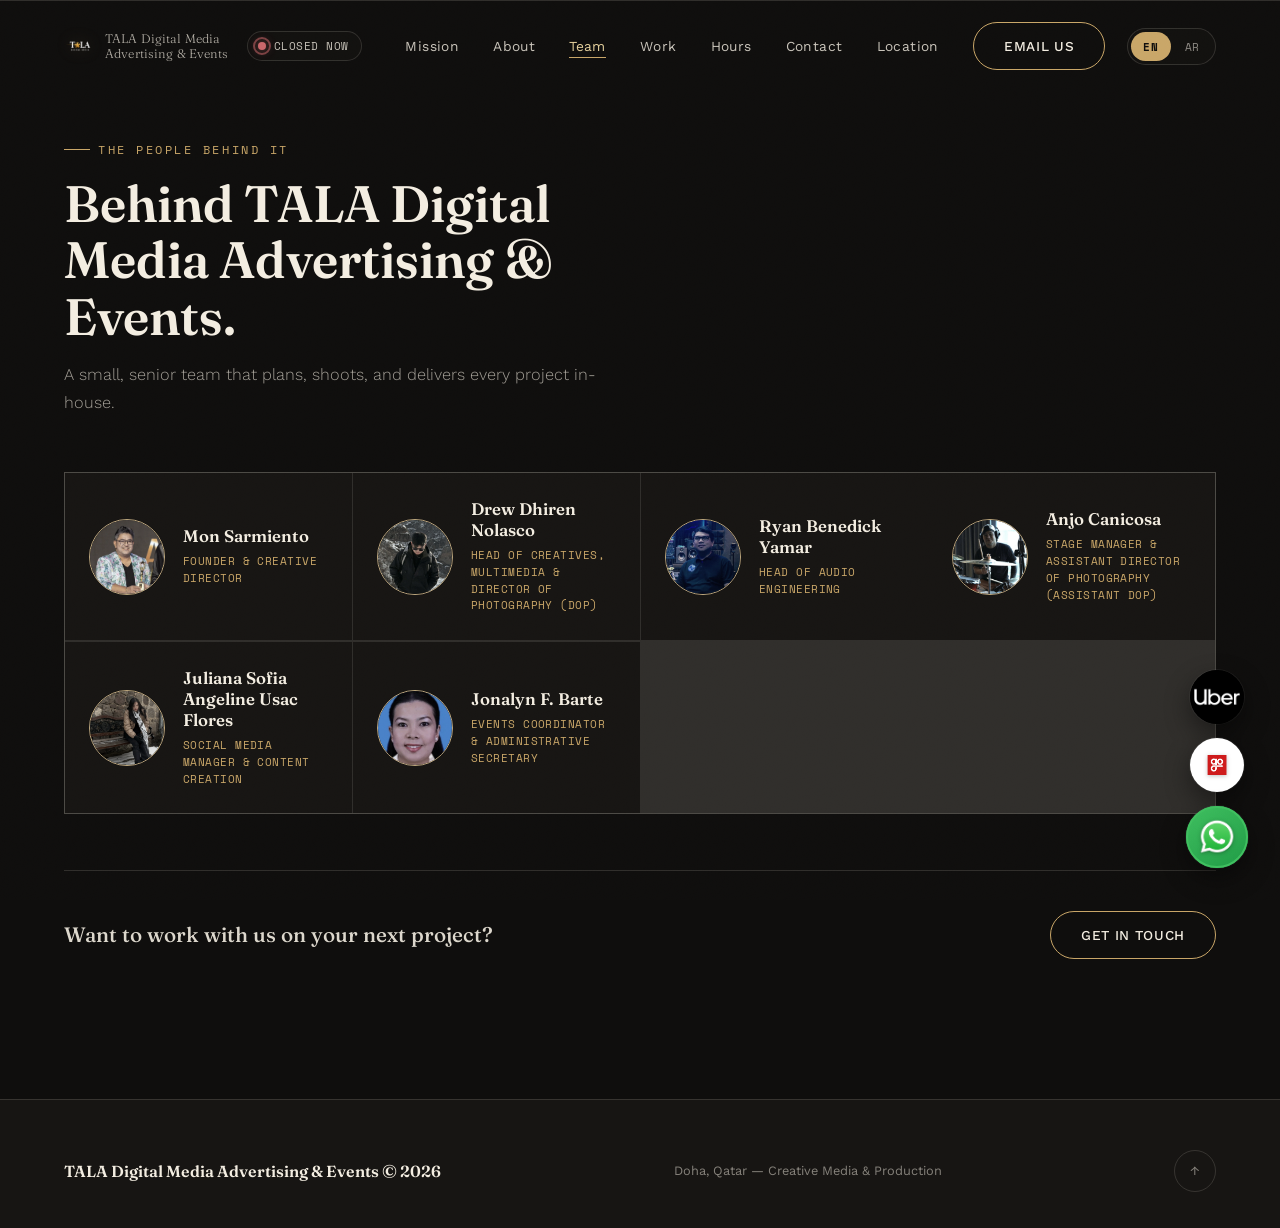
<file: team.html>
<!DOCTYPE html>
<html lang="en" dir="ltr">
<head>
<meta charset="UTF-8">
<meta name="viewport" content="width=device-width, initial-scale=1.0">
<title>Our Team — TALA Digital Media Advertising & Events</title>
<meta name="description" content="Meet the team behind TALA Digital Media Advertising & Events — the creative, production, and audio specialists based in Doha, Qatar.">
<link rel="icon" href="assets/tala-logo.png" type="image/png">
<link rel="preconnect" href="https://fonts.googleapis.com">
<link rel="preconnect" href="https://fonts.gstatic.com" crossorigin>
<link href="https://fonts.googleapis.com/css2?family=Fraunces:ital,opsz,wght@0,9..144,300;0,9..144,500;0,9..144,600;0,9..144,700;0,9..144,900;1,9..144,500&family=Work+Sans:wght@300;400;500;600;700&family=Space+Mono:wght@400;700&family=Cairo:wght@300;400;500;600;700&display=swap" rel="stylesheet">
<link rel="stylesheet" href="styles.css">
</head>
<body>

<div class="scroll-progress" id="scrollProgress"></div>
<div class="grain"></div>
<div class="spotlight" id="spotlight"></div>

<header id="siteHeader">
  <div class="header-left">
    <a href="index.html" class="logo">
      <img src="assets/tala-logo.png" alt="TALA Digital Media Advertising & Events" class="logo-mark">
      <span class="full" data-i18n-html="brand.full">TALA Digital Media<br>Advertising &amp; Events</span>
    </a>
    <a href="index.html#hours" class="header-status" id="headerStatus" aria-label="Studio open/closed status">
      <span class="status-dot" id="headerStatusDot"></span>
      <span id="headerStatusText">—</span>
    </a>
  </div>
  <div class="nav-wrap">
    <nav class="links" id="navLinks">
      <a href="index.html#mission" data-close data-i18n="nav.mission">Mission</a>
      <a href="index.html#about" data-close data-i18n="nav.about">About</a>
      <a href="team.html" class="active-link" data-close data-i18n="nav.team">Team</a>
      <a href="index.html#work" data-close data-i18n="nav.work">Work</a>
      <a href="index.html#hours" data-close data-i18n="nav.hours">Hours</a>
      <a href="index.html#contact" data-close data-i18n="nav.contact">Contact</a>
      <a href="index.html#location" data-close data-i18n="nav.location">Location</a>
      <a href="index.html#contact" class="btn nav-cta" data-close data-i18n="nav.email">Email us</a>
    </nav>
    <div class="lang-switch" role="group" aria-label="Language">
      <button type="button" class="lang-btn active" id="langEn" data-lang="en">EN</button>
      <button type="button" class="lang-btn" id="langAr" data-lang="ar">AR</button>
    </div>
    <button class="nav-toggle" id="navToggle" aria-label="Toggle menu"><span></span><span></span><span></span></button>
  </div>
</header>

<section class="team team-page" id="top">
  <div class="team-head reveal">
    <div class="eyebrow" data-i18n="team.eyebrow">The people behind it</div>
    <h1 class="team-title" data-i18n="team.title">Behind TALA Digital Media Advertising &amp; Events.</h1>
    <p class="team-sub" data-i18n="team.sub">A small, senior team that plans, shoots, and delivers every project in-house.</p>
  </div>

  <div class="team-grid reveal">
    <article class="team-card team-card--founder" data-tilt data-tilt-max="4">
      <img src="assets/mon-sarmiento.webp" alt="Mon Sarmiento, Founder of TALA Digital Media Advertising & Events" class="team-photo">
      <div class="team-meta">
        <h3>Mon Sarmiento</h3>
        <span class="team-role" data-i18n="team.founderRole">Founder &amp; Creative Director</span>
      </div>
    </article>

    <article class="team-card" data-tilt data-tilt-max="4">
      <img src="assets/team/drew-nolasco.jpg" alt="Drew Dhiren Nolasco" class="team-photo">
      <div class="team-meta">
        <h3>Drew Dhiren Nolasco</h3>
        <span class="team-role" data-i18n="team.role1Title">Head of Creatives, Multimedia &amp; Director of Photography (DOP)</span>
      </div>
    </article>

    <article class="team-card" data-tilt data-tilt-max="4">
      <img src="assets/team/ryan-yamar.jpg" alt="Ryan Benedick Yamar" class="team-photo">
      <div class="team-meta">
        <h3>Ryan Benedick Yamar</h3>
        <span class="team-role" data-i18n="team.role2Title">Head of Audio Engineering</span>
      </div>
    </article>

    <article class="team-card" data-tilt data-tilt-max="4">
      <img src="assets/team/asst-dop.jpg" alt="Anjo Canicosa, Stage Manager and Assistant Director of Photography" class="team-photo">
      <div class="team-meta">
        <h3>Anjo Canicosa</h3>
        <span class="team-role" data-i18n="team.role3Title">Stage Manager &amp; Assistant Director of Photography (Assistant DOP)</span>
      </div>
    </article>

    <article class="team-card" data-tilt data-tilt-max="4">
      <img src="assets/team/juliana-flores.jpg" alt="Juliana Sofia Angeline Usac Flores" class="team-photo">
      <div class="team-meta">
        <h3>Juliana Sofia Angeline Usac Flores</h3>
        <span class="team-role" data-i18n="team.role4Title">Social Media Manager &amp; Content Creation</span>
      </div>
    </article>

    <article class="team-card" data-tilt data-tilt-max="4">
      <img src="assets/team/jonalyn-barte.jpg" alt="Jonalyn F. Barte" class="team-photo">
      <div class="team-meta">
        <h3>Jonalyn F. Barte</h3>
        <span class="team-role" data-i18n="team.role5Title">Events Coordinator &amp; Administrative Secretary</span>
      </div>
    </article>
  </div>

  <div class="team-cta reveal">
    <p data-i18n="team.ctaText">Want to work with us on your next project?</p>
    <a href="index.html#contact" class="btn" data-i18n="team.ctaBtn">Get in touch</a>
  </div>
</section>

<footer>
  <div class="fmark"><span data-i18n="footer.brand">TALA Digital Media Advertising &amp; Events</span> © <span id="year"></span></div>
  <div data-i18n="footer.tagline">Doha, Qatar — Creative Media &amp; Production</div>
  <a href="#top" class="to-top" aria-label="Back to top">↑</a>
</footer>

<div class="float-stack">
  <a
    href="https://m.uber.com/ul/?action=setPickup&pickup=my_location&dropoff%5Blatitude%5D=25.2862122&dropoff%5Blongitude%5D=51.5359695&dropoff%5Bformatted_address%5D=TALA%20Digital%20Media%20Advertising%20%26%20Events%2C%20Building%20No%2030%2C%20Office%20Building%2C%205th%20Floor%2C%20Street%20No%20138%2C%20Zone%206%2C%20Doha%2C%20Qatar"
    target="_blank"
    rel="noopener"
    class="float-btn float-uber"
    aria-label="Book a ride to TALA Digital Media on Uber"
    title="Book a ride on Uber">
    <img src="assets/uber-icon.png" alt="" class="float-uber-img">
  </a>
  <a
    href="https://onelink.to/badrgo"
    target="_blank"
    rel="noopener"
    class="float-btn float-badrgo"
    aria-label="Book a ride to TALA Digital Media on BadrGo"
    title="Book a ride on BadrGo">
    <img src="assets/badrgo-icon.png" alt="">
  </a>
  <div class="float-wa-wrap">
    <button
      type="button"
      class="float-btn float-wa"
      id="floatWaBtn"
      aria-label="Chat with TALA Digital Media on WhatsApp"
      aria-haspopup="true"
      aria-expanded="false"
      title="Chat on WhatsApp">
      <span class="wa-ring"></span>
      <img src="assets/whatsapp-icon.png" alt="">
    </button>
    <div class="float-wa-menu" id="floatWaMenu">
      <span class="float-wa-menu-label" data-i18n="wa.chooseNumber">Choose a number</span>
      <a href="https://wa.me/97466078911?text=Hi%20TALA%20Digital%20Media%2C%20I%27d%20like%20to%20know%20more%20about%20your%20services." target="_blank" rel="noopener">+974 6607 8911</a>
      <a href="https://wa.me/97433043148?text=Hi%20TALA%20Digital%20Media%2C%20I%27d%20like%20to%20know%20more%20about%20your%20services." target="_blank" rel="noopener">+974 3304 3148</a>
    </div>
  </div>
</div>

<button type="button" class="workshops-tab" id="workshopsTab" aria-label="Open Sinag Events workshops schedule" aria-haspopup="dialog">
  <span class="workshops-tab-star" aria-hidden="true">★</span>
  <span data-i18n="popup.tabLabel">Workshops</span>
</button>

<div class="popup-overlay" id="workshopPopup" role="dialog" aria-modal="true" aria-labelledby="popupTitle" aria-hidden="true">
  <div class="popup-card" data-tilt data-tilt-max="1.5">
    <button type="button" class="popup-close" id="popupClose" aria-label="Close">✕</button>

    <img src="assets/sinag-workshops-poster-v3.jpg" alt="Sinag Events Workshops poster — full schedule for Acting, Ballroom, Building a Band, Charcoal &amp; Acrylic, Hip Hop, Sinag Fashion Camp, and Hosting workshops" class="popup-poster">

    <div class="popup-body">
    <div class="popup-eyebrow eyebrow" data-i18n="popup.eyebrow">Sinag Events</div>
    <h2 class="popup-title" id="popupTitle" data-i18n="popup.title">Workshops are open this August.</h2>
    <p class="popup-sub" data-i18n="popup.sub">A full lineup of creative workshops running through Doha this season — pick the ones that fit your schedule.</p>

    <div class="popup-list">
      <div class="popup-item">
        <span class="popup-item-name" data-i18n="popup.w1Name">Acting Workshop</span>
        <span class="popup-item-when" data-i18n="popup.w1When">Aug 7 – 21 · Fridays · 10AM–12PM</span>
      </div>
      <div class="popup-item">
        <span class="popup-item-name" data-i18n="popup.w2Name">Ballroom Workshop</span>
        <span class="popup-item-when" data-i18n="popup.w2When">Aug 7 – 21 · Fridays · 6–8PM</span>
      </div>
      <div class="popup-item">
        <span class="popup-item-name" data-i18n="popup.w3Name">Building a Band Workshop</span>
        <span class="popup-item-when" data-i18n="popup.w3When">Aug 1 – Sep 5 · Saturdays · 1–5PM</span>
      </div>
      <div class="popup-item">
        <span class="popup-item-name" data-i18n="popup.w4aName">Charcoal Workshop</span>
        <span class="popup-item-when" data-i18n="popup.w4aWhen">Aug 1 – 8 · Mon &amp; Sat · 5–7PM</span>
      </div>
      <div class="popup-item">
        <span class="popup-item-name" data-i18n="popup.w4bName">Acrylic Workshop</span>
        <span class="popup-item-when" data-i18n="popup.w4bWhen">Aug 10 – 17 · Fridays · 3:30–5:30PM</span>
      </div>
      <div class="popup-item">
        <span class="popup-item-name" data-i18n="popup.w5Name">Hip Hop Workshop</span>
        <span class="popup-item-when" data-i18n="popup.w5When">Aug 2 – 25 · Sun &amp; Tue · 6–8PM</span>
      </div>
      <div class="popup-item">
        <span class="popup-item-name" data-i18n="popup.w6Name">Sinag Fashion Camp — Year 2</span>
        <span class="popup-item-when" data-i18n="popup.w6When">Aug 1 – 27 · Thu &amp; Sat · 5:30–7:30PM</span>
      </div>
      <div class="popup-item">
        <span class="popup-item-name" data-i18n="popup.w7Name">Hosting Workshop</span>
        <span class="popup-item-when" data-i18n="popup.w7When">Aug 3 – 19 · Mon &amp; Tue · 2PM</span>
      </div>
    </div>

    <div class="popup-phones popup-phones--primary">
      <span class="popup-phones-label" data-i18n="popup.orCall">Message us to register</span>
      <div class="popup-phones-list">
        <a href="https://wa.me/97466078911" target="_blank" rel="noopener">+974 6607 8911</a>
        <a href="https://wa.me/97433043148" target="_blank" rel="noopener">+974 3304 3148</a>
      </div>
    </div>
    </div>
  </div>
</div>

<script src="script.js"></script>
</body>
</html>
</file>
<file: styles.css>
/* =========================================================
   TALA Digital Media Advertising & Events — styles.css
   ========================================================= */

:root{
  --charcoal:#0f0e0d;
  --charcoal-2:#171513;
  --sand:#c9a668;
  --sand-light:#e4cf9b;
  --maroon:#7c1f2b;
  --maroon-light:#a53243;
  --off-white:#f3ede1;
  --teal:#28403e;
  --line: rgba(243,237,225,0.14);
  --ok:#7fae8e;
  --err:#c9666a;
  --display: 'Fraunces', serif;
  --body: 'Work Sans', sans-serif;
  --mono: 'Space Mono', monospace;
}
*{margin:0;padding:0;box-sizing:border-box;}
html{scroll-behavior:smooth;}
body{
  background:var(--charcoal);
  color:var(--off-white);
  font-family:var(--body);
  overflow-x:hidden;
  cursor:default;
}
::selection{background:var(--maroon); color:var(--off-white);}

a{color:inherit;text-decoration:none;}
img{max-width:100%;display:block;}
button{font:inherit;}

/* film grain texture overlay */
/* thin progress bar tracking scroll position down the page */
.scroll-progress{
  position:fixed; top:0; left:0; height:2.5px; width:0%;
  background:linear-gradient(90deg, var(--sand), var(--maroon-light));
  z-index:400; pointer-events:none;
  transition:width .12s linear;
  box-shadow:0 0 8px rgba(201,166,104,0.5);
}
@media (prefers-reduced-motion: reduce){
  .scroll-progress{transition:none;}
}

.grain{
  position:fixed; inset:0; pointer-events:none; z-index:999;
  opacity:.035; mix-blend-mode:overlay;
  background-image:url("data:image/svg+xml,%3Csvg xmlns='http://www.w3.org/2000/svg' width='120' height='120'%3E%3Cfilter id='n'%3E%3CfeTurbulence type='fractalNoise' baseFrequency='0.9' numOctaves='2' stitchTiles='stitch'/%3E%3C/filter%3E%3Crect width='100%25' height='100%25' filter='url(%23n)'/%3E%3C/svg%3E");
}

/* cursor spotlight */
.spotlight{
  position:fixed; top:0; left:0; width:440px; height:440px;
  border-radius:50%; pointer-events:none; z-index:1;
  background: radial-gradient(circle, rgba(201,166,104,0.07) 0%, rgba(201,166,104,0) 70%);
  transform:translate(-50%,-50%);
  transition: opacity .3s ease;
}

.eyebrow{
  font-family:var(--mono); text-transform:uppercase; letter-spacing:.22em;
  font-size:.72rem; color:var(--sand); display:flex; align-items:center; gap:.7em;
}
.eyebrow::before{content:"";width:26px;height:1px;background:var(--sand);display:inline-block;}

section{position:relative; z-index:2;}

/* ---------- NAV ---------- */
header{
  position:fixed; top:0; left:0; right:0; z-index:100;
  display:flex; align-items:center; justify-content:space-between;
  padding:22px clamp(20px,5vw,64px);
  transition: background .4s ease, padding .4s ease, border-color .4s ease;
  border-bottom:1px solid transparent;
}
header.scrolled{
  background:rgba(15,14,13,0.86); backdrop-filter:blur(10px);
  padding:14px clamp(20px,5vw,64px);
  border-bottom:1px solid var(--line);
}
.header-left{display:flex; align-items:center; gap:18px; min-width:0;}
.logo{
  font-family:var(--display); font-weight:600; font-size:1.15rem; letter-spacing:.02em;
  display:flex; align-items:center; gap:.6em;
}
.logo-mark{height:30px; width:auto; filter:drop-shadow(0 0 8px rgba(201,166,104,0.25));}
.logo .full{font-weight:300; font-size:.68em; opacity:.72; letter-spacing:.01em;}

.header-status{
  display:flex; align-items:center; gap:8px; padding:6px 12px 6px 10px;
  border:1px solid var(--line); border-radius:999px; background:rgba(23,21,19,0.5);
  font-family:var(--mono); font-size:.66rem; letter-spacing:.05em; text-transform:uppercase;
  color:rgba(243,237,225,0.8); flex-shrink:0; transition:border-color .3s ease;
}
.header-status:hover{border-color:var(--sand);}
.header-status .status-dot{width:8px; height:8px;}
.header-status .status-dot::after{inset:-5px;}

.nav-wrap{display:flex; align-items:center; gap:22px;}
nav.links{display:flex; align-items:center; gap:clamp(16px,3vw,34px); font-size:.86rem; letter-spacing:.03em;}
nav.links a:not(.btn){position:relative; padding:4px 0; color:var(--off-white); opacity:.82;}
nav.links a:not(.btn)::after{
  content:""; position:absolute; left:0; bottom:0; width:0; height:1px; background:var(--sand);
  transition:width .3s ease;
}
nav.links a:not(.btn):hover{opacity:1;}
nav.links a:not(.btn):hover::after{width:100%;}
/* 3D tilt base */
[data-tilt]{
  transition: transform .18s ease-out, box-shadow .18s ease-out;
  will-change: transform;
  transform-style: preserve-3d;
}

.lang-switch{
  display:flex; align-items:center; gap:2px; padding:3px; border:1px solid var(--line); border-radius:999px;
  background:rgba(23,21,19,0.5);
}
.lang-btn{
  border:none; background:transparent; color:rgba(243,237,225,0.55);
  font-family:var(--mono); font-size:.7rem; letter-spacing:.06em; text-transform:uppercase;
  padding:6px 12px; border-radius:999px; cursor:pointer; transition:background .3s ease, color .3s ease;
}
.lang-btn.active{background:var(--sand); color:var(--charcoal); font-weight:700;}
.lang-btn:not(.active):hover{color:var(--off-white);}

.nav-toggle{display:none;}
.nav-toggle span{transition:transform .3s ease, opacity .3s ease;}
.nav-toggle.active span:nth-child(1){transform:translateY(6px) rotate(45deg);}
.nav-toggle.active span:nth-child(2){opacity:0;}
.nav-toggle.active span:nth-child(3){transform:translateY(-6px) rotate(-45deg);}

.nav-cta{padding:10px 20px; font-size:.76rem;}

/* ---------- HERO ---------- */
.hero{
  min-height:100svh; display:flex; flex-direction:column; justify-content:center;
  padding:140px clamp(20px,5vw,64px) 80px;
  position:relative;
  background:
    radial-gradient(ellipse 900px 500px at 78% 18%, rgba(124,31,43,0.35), transparent 60%),
    radial-gradient(ellipse 700px 500px at 15% 85%, rgba(201,166,104,0.14), transparent 60%),
    var(--charcoal);
  overflow:hidden;
}
/* subtle twinkling starfield — two staggered layers of tiny dots for an
   organic, non-repetitive blink rather than everything pulsing in sync */
.hero::before,
.hero::after{
  content:"";
  position:absolute; inset:0; z-index:0; pointer-events:none;
  background-image:
    radial-gradient(1px 1px at 8% 22%, rgba(243,237,225,.9), transparent 60%),
    radial-gradient(1px 1px at 18% 68%, rgba(243,237,225,.65), transparent 60%),
    radial-gradient(1.4px 1.4px at 27% 12%, rgba(201,166,104,.85), transparent 60%),
    radial-gradient(1px 1px at 38% 78%, rgba(243,237,225,.55), transparent 60%),
    radial-gradient(1.2px 1.2px at 49% 33%, rgba(243,237,225,.8), transparent 60%),
    radial-gradient(1px 1px at 58% 58%, rgba(201,166,104,.6), transparent 60%),
    radial-gradient(1px 1px at 67% 20%, rgba(243,237,225,.5), transparent 60%),
    radial-gradient(1.3px 1.3px at 76% 72%, rgba(243,237,225,.7), transparent 60%),
    radial-gradient(1px 1px at 85% 40%, rgba(243,237,225,.6), transparent 60%),
    radial-gradient(1px 1px at 93% 85%, rgba(201,166,104,.55), transparent 60%),
    radial-gradient(1.2px 1.2px at 12% 90%, rgba(243,237,225,.5), transparent 60%),
    radial-gradient(1px 1px at 62% 6%, rgba(243,237,225,.65), transparent 60%);
  opacity:.5;
  animation:star-twinkle 7s ease-in-out infinite;
}
.hero::after{
  background-position:45px 60px;
  opacity:.3;
  animation-duration:9.5s;
  animation-delay:2.4s;
}
@keyframes star-twinkle{
  0%, 100%{opacity:.2;}
  50%{opacity:.6;}
}
@media (prefers-reduced-motion: reduce){
  .hero::before, .hero::after{animation:none; opacity:.35;}
}
.hero-watermark{
  position:absolute; right:clamp(-60px,-2vw,20px); top:50%;
  transform:translateY(-50%);
  width:min(46vw,560px); opacity:.10; pointer-events:none; z-index:0;
  transition:transform .3s ease-out;
}

.hero-eyebrow{margin-bottom:28px;}
h1.hero-title{
  font-family:var(--display);
  font-weight:600;
  font-size:clamp(2.6rem, 7.2vw, 6.6rem);
  line-height:.98;
  letter-spacing:-.01em;
  max-width:16ch;
}
h1.hero-title em{
  font-style:italic; font-weight:500; color:var(--sand-light);
}
.hero-sub{
  margin-top:30px; max-width:48ch; font-size:clamp(1rem,1.6vw,1.18rem); color:rgba(243,237,225,0.78);
  line-height:1.65; font-weight:300;
}
.hero-cta{
  margin-top:44px; display:flex; align-items:center; gap:26px; flex-wrap:wrap;
}
.btn{
  display:inline-flex; align-items:center; gap:10px;
  padding:15px 30px; border:1px solid var(--sand); border-radius:999px;
  font-size:.85rem; letter-spacing:.05em; text-transform:uppercase; font-weight:500;
  background:transparent; color:var(--off-white); position:relative; overflow:hidden;
  transition:color .4s ease, border-color .4s ease;
  cursor:pointer;
}
.btn::before{
  content:""; position:absolute; inset:0; background:var(--sand); z-index:-1;
  transform:translateX(-101%); transition:transform .4s cubic-bezier(.65,0,.35,1);
}
.btn:hover{color:var(--charcoal);}
.btn:hover::before{transform:translateX(0);}
.btn.ghost{border-color:var(--line); color:rgba(243,237,225,0.7);}
.btn.ghost::before{background:var(--off-white);}

.hero-meta{
  position:absolute; right:clamp(20px,5vw,64px); bottom:60px;
  text-align:right; font-family:var(--mono); font-size:.72rem; color:rgba(243,237,225,0.45);
  letter-spacing:.08em; line-height:1.8;
  display:none;
}
@media(min-width:900px){.hero-meta{display:block;}}

.scroll-cue{
  position:absolute; left:clamp(20px,5vw,64px); bottom:44px;
  display:flex; align-items:center; gap:12px; font-family:var(--mono);
  font-size:.72rem; letter-spacing:.12em; color:rgba(243,237,225,0.5); text-transform:uppercase;
}
.scroll-cue .line{width:1px; height:38px; background:linear-gradient(var(--sand), transparent); position:relative; overflow:hidden;}
.scroll-cue .line::after{content:""; position:absolute; top:-40%; left:0; width:100%; height:40%; background:var(--off-white); animation:scrollmove 1.8s infinite ease-in-out;}
@keyframes scrollmove{0%{top:-40%;}100%{top:100%;}}

/* ---------- FILM STRIP DIVIDER (signature) ---------- */
.filmstrip{
  display:flex; align-items:center; gap:0; overflow:hidden;
  background:var(--charcoal-2); border-top:1px solid var(--line); border-bottom:1px solid var(--line);
  padding:16px 0;
}
.filmstrip .track{display:flex; gap:0; white-space:nowrap; animation:scrollstrip 32s linear infinite;}
.filmstrip .frame{
  display:flex; align-items:center; gap:14px; padding:0 34px; font-family:var(--mono);
  font-size:.78rem; letter-spacing:.14em; text-transform:uppercase; color:var(--sand);
  border-right:1px solid var(--line);
}
.filmstrip .frame span.num{color:rgba(243,237,225,0.35);}
@keyframes scrollstrip{ from{transform:translateX(0);} to{transform:translateX(-50%);} }

/* ---------- MISSION / VISION ---------- */
.mv{
  padding:150px clamp(20px,5vw,64px);
  display:grid; grid-template-columns:1fr; gap:0;
  background:var(--charcoal);
  position:relative;
}
.mv-inner{
  display:grid; grid-template-columns: repeat(2,1fr); border-top:1px solid var(--line);
}
.mv-col{
  padding:56px clamp(10px,3vw,50px) 56px 0; border-bottom:1px solid var(--line);
}
.mv-col:first-child{border-right:1px solid var(--line); padding-right:clamp(10px,4vw,60px);}
.mv-col:nth-child(2){padding-left:clamp(10px,4vw,60px);}
.mv-num{font-family:var(--mono); color:rgba(243,237,225,0.35); font-size:.78rem; letter-spacing:.1em;}
.mv-head{
  font-family:var(--display); font-size:clamp(1.9rem,3.4vw,3rem); font-weight:600; margin:18px 0 24px;
}
.mv-head .accent{color:var(--maroon-light); font-style:italic; font-weight:500;}
.mv-col p{font-size:1.02rem; line-height:1.8; color:rgba(243,237,225,0.78); font-weight:300; max-width:52ch;}

@media(max-width:820px){
  .mv-inner{grid-template-columns:1fr;}
  .mv-col:first-child{border-right:none; padding-right:0;}
  .mv-col:nth-child(2){padding-left:0;}
}

.mv-lead{max-width:64ch; margin-bottom:20px;}

/* ---------- ABOUT ---------- */
.about{
  padding:140px clamp(20px,5vw,64px);
  background:linear-gradient(180deg, var(--charcoal) 0%, var(--charcoal-2) 100%);
  position:relative;
}
.about-grid{
  display:grid; grid-template-columns: .85fr 1.15fr; gap:clamp(30px,6vw,90px); align-items:start;
}
@media(max-width:900px){.about-grid{grid-template-columns:1fr;}}

.about-sticky{position:sticky; top:120px;}
.story-mark{
  font-family:var(--display); font-style:italic; font-weight:500; font-size:clamp(2.6rem,6vw,4.4rem);
  line-height:1; color:var(--sand-light); opacity:.9;
  letter-spacing:-.01em;
}
.about-title{
  font-family:var(--display); font-weight:600; font-size:clamp(2.1rem,4vw,3.2rem); margin-top:20px; line-height:1.1;
}
.founder-card{margin-top:34px; display:flex; align-items:center; gap:18px;}
.founder-photo{
  width:64px;height:64px;border-radius:50%; object-fit:cover;
  border:1px solid var(--sand); filter:grayscale(.4);
}
.founder-tag{
  display:flex; flex-direction:column; gap:5px; font-family:var(--mono); font-size:.76rem;
  letter-spacing:.05em; color:rgba(243,237,225,0.6); text-transform:uppercase;
}
.founder-tag strong{font-family:var(--display); font-size:1.05rem; letter-spacing:0; text-transform:none; color:var(--off-white); font-weight:600;}
.founder-tag span.role{color:var(--sand);}

.about-copy p{
  font-size:1.06rem; line-height:1.9; color:rgba(243,237,225,0.8); font-weight:300; margin-bottom:26px;
}
.about-copy p::first-letter{
  font-family:var(--display); font-size:2.6em; float:left; line-height:.8; padding-right:.08em; padding-top:.06em;
  color:var(--sand-light); font-weight:600;
}
.pillars{
  margin-top:40px; display:grid; grid-template-columns:repeat(3,1fr); gap:0; border-top:1px solid var(--line);
}
.pillar{padding:26px 20px 26px 0; border-bottom:1px solid var(--line);}
.pillar:not(:last-child){border-right:1px solid var(--line); padding-right:22px;}
.pillar h4{font-family:var(--display); font-weight:600; font-size:1.15rem; margin-bottom:8px;}
.pillar p{font-size:.88rem; color:rgba(243,237,225,0.65); line-height:1.6; font-weight:300; margin:0;}
@media(max-width:640px){.pillars{grid-template-columns:1fr;} .pillar:not(:last-child){border-right:none;}}

/* ---------- STUDIO RENTALS ---------- */
.rentals{
  padding:0 clamp(20px,5vw,64px) 140px;
  background:var(--charcoal);
}
.rentals-inner{
  border:1px solid var(--line); background:var(--charcoal-2);
  padding:clamp(32px,4vw,52px) clamp(28px,4vw,52px);
  display:flex; align-items:center; justify-content:space-between; gap:32px; flex-wrap:wrap;
}
.rentals-text{max-width:60ch;}
.rentals-text h2{
  font-family:var(--display); font-weight:600; font-size:clamp(1.7rem,2.8vw,2.3rem); margin-top:10px; line-height:1.15;
}
.rentals-text p{
  margin-top:14px; font-size:.98rem; line-height:1.7; color:rgba(243,237,225,0.72); font-weight:300;
}
.rentals-inner .btn{flex-shrink:0;}

/* ---------- WORK / SHOWREEL ---------- */
.work{
  padding:140px clamp(20px,5vw,64px);
  background:var(--charcoal-2);
  border-top:1px solid var(--line);
}
.work-head{max-width:56ch; margin-bottom:56px;}
.work-title{
  font-family:var(--display); font-weight:600; font-size:clamp(2.1rem,4vw,3.2rem); margin-top:18px; line-height:1.1;
}
.work-sub{margin-top:16px; color:rgba(243,237,225,0.65); font-weight:300; line-height:1.7; font-size:1.02rem;}

.work-grid{
  display:grid; grid-template-columns:repeat(auto-fit, minmax(230px, 1fr)); gap:clamp(18px,2.4vw,28px);
}
.work-swipe-hint{display:none;}
.work-card{background:var(--charcoal); border:1px solid var(--line);}
.work-video{
  position:relative; aspect-ratio:9/16; background:#000; overflow:hidden;
}
.work-video video{
  width:100%; height:100%; object-fit:cover; display:block; background:#000;
}
/* Hide native browser play glyphs so only our custom triangle button shows —
   Safari/iOS and Chrome each draw their own large center play icon over a
   paused video with a poster, which doubled up with our .play-btn. */
.work-video video::-webkit-media-controls-start-playback-button{
  display:none !important;
  -webkit-appearance:none;
}
.work-video video::-internal-media-controls-overlay-play-button{
  display:none !important;
}
.work-video .play-btn{
  position:absolute; inset:0; margin:auto; width:58px; height:58px; border-radius:50%;
  border:1px solid rgba(243,237,225,0.55); background:rgba(15,14,13,0.4);
  backdrop-filter:blur(6px);
  display:flex; align-items:center; justify-content:center; cursor:pointer;
  transition:transform .3s cubic-bezier(.34,1.56,.64,1), background .3s ease, border-color .3s ease, opacity .3s ease;
}
.work-video .play-btn::after{
  content:"";
  width:0; height:0;
  border-top:9px solid transparent;
  border-bottom:9px solid transparent;
  border-left:15px solid var(--off-white);
  margin-left:4px;
  transition:border-left-color .3s ease;
}
.work-video .play-btn:hover{
  transform:scale(1.08);
  background:var(--sand);
  border-color:var(--sand);
}
.work-video .play-btn:hover::after{border-left-color:var(--charcoal);}
.work-video.is-playing .play-btn{opacity:0; pointer-events:none;}
.work-meta{padding:18px 20px 22px;}
.work-meta h3{font-family:var(--display); font-weight:600; font-size:1.08rem; margin-bottom:6px;}
.work-meta p{font-size:.86rem; color:rgba(243,237,225,0.6); line-height:1.55; font-weight:300;}


.contact{
  padding:140px clamp(20px,5vw,64px);
  background:var(--charcoal);
  border-top:1px solid var(--line);
}
.contact-head{
  display:flex; justify-content:space-between; align-items:flex-end; gap:30px; flex-wrap:wrap;
  margin-bottom:56px;
}
.contact-title{
  font-family:var(--display); font-weight:600; font-size:clamp(2.2rem,4.6vw,3.6rem); max-width:16ch; line-height:1.05;
}
.contact-sub{max-width:42ch; color:rgba(243,237,225,0.65); font-weight:300; line-height:1.7;}

.contact-grid{
  display:grid; grid-template-columns: 1fr 1.3fr; gap:clamp(30px,5vw,80px); align-items:start;
}
@media(max-width:900px){.contact-grid{grid-template-columns:1fr;}}

.contact-info{display:flex; flex-direction:column; gap:34px;}
.info-item .label{font-family:var(--mono); font-size:.72rem; text-transform:uppercase; letter-spacing:.14em; color:var(--sand); margin-bottom:10px;}
.info-item a.mail{font-family:var(--display); font-size:1.5rem; font-weight:500; border-bottom:1px solid var(--line); display:inline-block; padding-bottom:4px; transition:border-color .3s ease, color .3s ease;}
.info-item a.mail:hover{color:var(--sand-light); border-color:var(--sand-light);}
.info-item p{font-size:1rem; line-height:1.6; color:rgba(243,237,225,0.8); font-weight:300;}

.social-list{display:flex; flex-direction:column; gap:16px; margin-top:6px;}
.social-inline{display:flex; align-items:center; gap:14px; transition:transform .3s ease;}
.social-inline:hover{transform:translateX(6px);}
.social-inline .icon{
  width:38px;height:38px;border-radius:50%;border:1px solid var(--sand);
  display:flex; align-items:center; justify-content:center; flex-shrink:0;
  transition:background .3s ease;
}
.social-inline:hover .icon{background:var(--sand);}
.social-inline:hover .icon svg{fill:var(--charcoal);}
.social-inline .icon svg{width:16px;height:16px; fill:var(--sand); transition:fill .3s ease;}
.social-inline .icon.icon-wa{border-color:#3fbf5f; background:transparent; overflow:hidden;}
.social-inline .icon.icon-wa img{width:100%; height:100%; object-fit:cover;}
.social-inline:hover .icon.icon-wa{background:transparent;}
.social-inline .name{font-size:.95rem; font-weight:500;}
.social-inline .handle{font-family:var(--mono); font-size:.72rem; color:rgba(243,237,225,0.5);}
.social-inline .handle-list{display:flex; gap:14px; flex-wrap:wrap;}
.social-inline .handle-list a{
  font-family:var(--mono); font-size:.72rem; color:rgba(243,237,225,0.6);
  border-bottom:1px solid transparent; transition:color .25s ease, border-color .25s ease;
}
.social-inline .handle-list a:hover{color:#3fbf5f; border-color:#3fbf5f;}

/* form */
.form-panel{
  background:var(--charcoal-2); border:1px solid var(--line); padding:clamp(28px,4vw,48px);
}
.form-row{display:grid; grid-template-columns:1fr 1fr; gap:22px;}
@media(max-width:560px){.form-row{grid-template-columns:1fr;}}
.field{margin-bottom:22px; position:relative;}
.field label{
  display:block; font-family:var(--mono); font-size:.7rem; text-transform:uppercase; letter-spacing:.12em;
  color:rgba(243,237,225,0.55); margin-bottom:9px;
}
.field input,
.field select,
.field textarea{
  width:100%; background:transparent; border:none; border-bottom:1px solid var(--line);
  color:var(--off-white); font-family:var(--body); font-size:1rem; padding:10px 2px;
  transition:border-color .3s ease;
}
.field select{
  appearance:none; -webkit-appearance:none;
  background-image:url("data:image/svg+xml,%3Csvg xmlns='http://www.w3.org/2000/svg' width='12' height='8'%3E%3Cpath d='M1 1l5 5 5-5' stroke='%23c9a668' stroke-width='1.4' fill='none'/%3E%3C/svg%3E");
  background-repeat:no-repeat; background-position:right 4px center; padding-right:20px;
}
.field select option{background:var(--charcoal-2); color:var(--off-white);}
.field textarea{resize:vertical; min-height:110px; line-height:1.6;}
.field input::placeholder,
.field textarea::placeholder{color:rgba(243,237,225,0.32);}
.field input:focus,
.field select:focus,
.field textarea:focus{outline:none; border-color:var(--sand);}
.field .err-msg{
  display:none; font-family:var(--mono); font-size:.7rem; color:var(--err); margin-top:7px; letter-spacing:.02em;
}
.field.invalid input,
.field.invalid select,
.field.invalid textarea{border-color:var(--err);}
.field.invalid .err-msg{display:block;}

.form-foot{display:flex; flex-direction:column; gap:16px; margin-top:8px;}
.send-options{display:flex; align-items:center; gap:14px; flex-wrap:wrap;}
.send-options .btn{white-space:nowrap;}
.form-note{font-size:.8rem; color:rgba(243,237,225,0.45); font-weight:300; max-width:44ch;}
.form-status{
  font-family:var(--mono); font-size:.78rem; letter-spacing:.03em; padding:12px 0; display:none;
}
.form-status.show{display:block;}
.form-status.ok{color:var(--ok);}
.form-status.err{color:var(--err);}

/* ---------- LOCATION / HOURS / MAP ---------- */
.location{
  padding:140px clamp(20px,5vw,64px);
  background:var(--charcoal-2);
  border-top:1px solid var(--line);
}
.location-head{max-width:56ch; margin-bottom:56px;}
.location-title{
  font-family:var(--display); font-weight:600; font-size:clamp(2.1rem,4vw,3.2rem); margin-top:18px; line-height:1.1;
}
.location-sub{margin-top:16px; color:rgba(243,237,225,0.65); font-weight:300; line-height:1.7; font-size:1.02rem;}

.location-grid{
  display:grid; grid-template-columns:.95fr 1.05fr; gap:clamp(30px,5vw,70px); align-items:start;
}
@media(max-width:900px){ .location-grid{grid-template-columns:1fr;} }

.location-info .info-item{margin-bottom:0;}
.location-info .info-item p{margin:10px 0 12px;}

.status-card{
  margin-top:30px; display:flex; align-items:center; gap:18px;
  border:1px solid var(--line); padding:20px 22px; background:var(--charcoal);
}
.status-dot{
  position:relative; width:13px; height:13px; border-radius:50%; flex-shrink:0;
}
.status-dot::after{
  content:""; position:absolute; inset:-7px; border-radius:50%; border:2px solid currentColor; opacity:.55;
  animation:status-pulse 1.8s ease-out infinite;
}
.status-dot.is-open{background:#3fbf5f; color:#3fbf5f; box-shadow:0 0 10px rgba(63,191,95,0.7);}
.status-dot.is-closed{background:#c9666a; color:#c9666a; box-shadow:0 0 10px rgba(201,102,106,0.7);}
@keyframes status-pulse{
  0%{transform:scale(1); opacity:.6;}
  100%{transform:scale(2); opacity:0;}
}
.status-text{font-family:var(--display); font-weight:600; font-size:1.15rem;}
.status-detail{font-family:var(--mono); font-size:.75rem; color:rgba(243,237,225,0.55); margin-top:5px; letter-spacing:.02em;}
@media (prefers-reduced-motion: reduce){ .status-dot::after{animation:none; display:none;} }

.hours-list{border-top:1px solid var(--line); margin-top:24px;}
.hours-row{
  display:flex; justify-content:space-between; align-items:center;
  padding:14px 6px; border-bottom:1px solid var(--line);
  font-size:.94rem; transition:background .3s ease;
}
.hours-row.is-today{background:rgba(201,166,104,0.07); padding-left:14px; padding-right:14px; border-left:2px solid var(--sand);}
.hours-row .day{font-weight:500;}
.hours-row .time{font-family:var(--mono); font-size:.82rem; color:rgba(243,237,225,0.75); letter-spacing:.02em;}
.hours-row.is-closed .time{color:#c9666a;}

/* ride booking buttons */
.ride-row{margin-top:28px; display:flex; flex-direction:column; gap:12px;}
.ride-btn{
  display:flex; align-items:center; gap:16px; padding:14px 18px;
  border:1px solid var(--line); background:var(--charcoal);
  transition:border-color .3s ease, transform .3s ease;
}
.ride-btn:hover{border-color:var(--sand); transform:translateX(4px);}
.ride-logo-img{flex-shrink:0; width:56px; height:36px; object-fit:cover; border-radius:6px; background:#0a0a0a;}
.ride-name{display:block; font-family:var(--display); font-weight:600; font-size:1rem;}
.ride-sub{display:block; font-family:var(--mono); font-size:.72rem; color:rgba(243,237,225,0.55); margin-top:3px;}

.map-panel{background:var(--charcoal); position:relative; min-height:420px; display:flex; flex-direction:column; border:1px solid var(--line);}
.map-caption{
  padding:clamp(24px,3vw,40px) clamp(24px,3vw,40px) 0;
  display:flex; justify-content:space-between; align-items:flex-start; gap:16px; flex-wrap:wrap;
}
.map-open{font-family:var(--mono); font-size:.74rem; letter-spacing:.06em; text-transform:uppercase; color:var(--sand); border-bottom:1px solid var(--sand); padding-bottom:2px; white-space:nowrap; flex-shrink:0;}
.map-open:hover{color:var(--sand-light); border-color:var(--sand-light);}
.map-caption h3{font-family:var(--display); font-weight:600; font-size:1.4rem;}
.map-caption p{font-size:.88rem; color:rgba(243,237,225,0.6); margin-top:6px; max-width:44ch; font-weight:300;}
.map-frame{flex:1; margin:20px clamp(24px,3vw,40px) clamp(24px,3vw,40px); position:relative; border:1px solid var(--line); min-height:340px; filter:grayscale(1) contrast(1.1) brightness(.8) sepia(.15);
  transition:filter .5s ease;
}
.map-frame:hover{filter:grayscale(.15) contrast(1.05) brightness(.95) sepia(.05);}
.map-frame iframe{width:100%; height:100%; min-height:340px; border:0; display:block;}
.map-badge{
  position:absolute; top:12px; left:12px; background:var(--maroon); color:var(--off-white);
  font-family:var(--mono); font-size:.7rem; letter-spacing:.08em; text-transform:uppercase;
  padding:6px 12px; border-radius:999px; z-index:2; display:flex; align-items:center; gap:8px;
  pointer-events:none;
}
.map-badge .ping{width:7px;height:7px;border-radius:50%;background:var(--sand-light); animation:ping 1.6s infinite ease-in-out;}
@keyframes ping{0%,100%{opacity:1; transform:scale(1);}50%{opacity:.4; transform:scale(1.5);}}

/* ---------- FOOTER ---------- */
footer{
  padding:50px clamp(20px,5vw,64px) 36px;
  display:flex; justify-content:space-between; align-items:center; gap:20px; flex-wrap:wrap;
  border-top:1px solid var(--line); background:var(--charcoal-2);
  font-size:.8rem; color:rgba(243,237,225,0.5);
}
footer .fmark{font-family:var(--display); font-weight:600; color:var(--off-white); font-size:1rem;}
.to-top{
  width:42px;height:42px;border-radius:50%;border:1px solid var(--line); display:flex; align-items:center; justify-content:center;
  transition:border-color .3s ease, transform .3s ease;
}
.to-top:hover{border-color:var(--sand); transform:translateY(-4px);}

/* reveal-on-scroll */
.reveal{opacity:0; transform:translateY(34px); transition:opacity .9s cubic-bezier(.16,1,.3,1), transform .9s cubic-bezier(.16,1,.3,1);}
.reveal.in{opacity:1; transform:translateY(0);}

@media (prefers-reduced-motion: reduce){
  *{animation:none !important; transition:none !important;}
  html{scroll-behavior:auto;}
}

/* mobile nav */
@media(max-width:760px){
  nav.links{
    position:fixed; inset:0; top:0; height:100svh; width:100%; background:var(--charcoal);
    flex-direction:column; justify-content:center; align-items:flex-start; padding:40px clamp(20px,8vw,64px);
    transform:translateX(100%); transition:transform .5s cubic-bezier(.65,0,.35,1);
    font-size:1.5rem; font-family:var(--display); gap:24px; z-index:99;
  }
  nav.links.open{transform:translateX(0);}
  .nav-toggle{
    display:flex; flex-direction:column; gap:5px; width:26px; height:44px; justify-content:center;
    z-index:101; background:none; border:none; cursor:pointer;
  }
  .nav-toggle span{height:1px; width:100%; background:var(--off-white); display:block;}
  .hero-meta{display:none;}
  .nav-cta{font-size:1.1rem; border-radius:999px; padding:14px 26px; width:fit-content;}
}

/* ---------- broader mobile hardening ---------- */
@media(max-width:600px){
  header{padding:16px 18px;}
  header.scrolled{padding:12px 18px;}
  .logo{font-size:1rem; gap:.5em;}
  .logo-mark{height:26px;}
  .logo .full{font-size:.62em; line-height:1.25;}
  .header-left{gap:10px;}
  .header-status{padding:5px 9px 5px 8px; font-size:0;}
  .header-status .status-dot{width:9px; height:9px;}
  .header-status span:not(.status-dot){display:none;}

  .hero{padding:120px 18px 70px;}
  h1.hero-title{max-width:none;}
  .hero-cta{gap:16px;}
  .btn{padding:14px 24px; font-size:.8rem;}

  .filmstrip{padding:12px 0;}
  .filmstrip .frame{padding:0 22px; font-size:.7rem;}

  .mv{padding:90px 18px;}
  .mv-col{padding-top:36px; padding-bottom:36px;}

  .about{padding:90px 18px;}
  .about-sticky{position:static;}
  .pillar{padding-right:0 !important; border-right:none !important;}

  .journey{padding:90px 18px;}
  .division-card{padding:26px 22px;}

  .rentals{padding:0 18px 90px;}
  .rentals-inner{padding:28px 22px; flex-direction:column; align-items:flex-start;}
  .rentals-inner .btn{width:100%; justify-content:center;}

  .work{padding:90px 0 90px 18px;}
  .work-head{padding-right:18px;}
  .work-grid{
    display:flex; grid-template-columns:none;
    overflow-x:auto; scroll-snap-type:x mandatory; -webkit-overflow-scrolling:touch;
    gap:14px; padding-right:18px; padding-bottom:6px;
    scrollbar-width:none;
  }
  .work-grid::-webkit-scrollbar{display:none;}
  .work-card{
    scroll-snap-align:center; flex:0 0 78vw; max-width:340px;
  }
  .work-swipe-hint{
    display:flex; align-items:center; gap:8px;
    margin:14px 0 0; padding-right:18px;
    font-family:var(--mono); font-size:.68rem; letter-spacing:.08em; text-transform:uppercase;
    color:rgba(243,237,225,0.4);
  }
  .work-swipe-hint svg{width:14px; height:14px; animation:swipe-nudge 1.6s ease-in-out infinite;}
  @keyframes swipe-nudge{
    0%, 100%{transform:translateX(0); opacity:.5;}
    50%{transform:translateX(5px); opacity:1;}
  }

  .team{padding:90px 18px;}
  .team-card{padding:22px 20px;}

  .contact{padding:90px 18px;}
  .form-panel{padding:24px;}

  .location{padding:90px 18px;}
  .status-card{padding:18px 18px;}
  .map-caption{flex-direction:column; align-items:flex-start;}
  .ride-row{gap:10px;}

  footer{padding:36px 18px 28px; flex-direction:column; align-items:flex-start; gap:14px;}
  .to-top{align-self:flex-end; margin-top:-42px;}
}

/* comfortable tap targets on touch devices */
@media (hover: none) and (pointer: coarse){
  .btn{padding-top:16px; padding-bottom:16px;}
  nav.links a{padding:10px 0;}
  .social-inline{padding-top:14px; padding-bottom:14px;}
  .work-video .play-btn{width:64px; height:64px; opacity:1;}
}


/* ---------- FLOATING ACTION STACK: UBER / BADRGO / WHATSAPP ---------- */
.float-stack{
  position:fixed; right:clamp(16px,3vw,32px); bottom:clamp(16px,3vw,32px); z-index:200;
  display:flex; flex-direction:column; align-items:center; gap:14px;
}
.float-btn{
  position:relative; width:54px; height:54px; border-radius:50%;
  display:flex; align-items:center; justify-content:center;
  box-shadow:0 10px 26px rgba(0,0,0,0.45), 0 0 0 1px rgba(255,255,255,0.06);
  transition:transform .3s cubic-bezier(.34,1.56,.64,1), box-shadow .3s ease;
  border:none; padding:0; font:inherit; cursor:pointer; -webkit-tap-highlight-color:transparent;
}
.float-btn:hover{
  transform:translateY(-4px) scale(1.06) perspective(600px) rotateX(6deg);
  box-shadow:0 16px 34px rgba(0,0,0,0.5), 0 0 0 1px rgba(255,255,255,0.1);
}
.float-btn img{width:60%; height:60%; object-fit:contain; filter:drop-shadow(0 1px 2px rgba(0,0,0,.25));}

.float-uber{background:#000; overflow:hidden;}
.float-uber-img{width:100% !important; height:100% !important; object-fit:cover !important; border-radius:50%; filter:none !important;}

.float-badrgo{background:#fff; overflow:hidden;}
.float-badrgo img{width:72%; height:72%; object-fit:contain;}

.float-wa-wrap{position:relative;}
.float-wa{
  width:62px; height:62px;
  background:linear-gradient(145deg,#3fbf5f,#1f9a45);
}
.float-wa-menu{
  position:absolute; bottom:calc(100% + 14px); right:0;
  min-width:186px;
  background:var(--charcoal-2); border:1px solid var(--line);
  padding:10px; display:flex; flex-direction:column; gap:4px;
  box-shadow:0 16px 40px rgba(0,0,0,0.5);
  opacity:0; pointer-events:none; transform:translateY(8px) scale(.97); transform-origin:bottom right;
  transition:opacity .22s ease, transform .22s cubic-bezier(.34,1.56,.64,1);
}
.float-wa-menu.show{opacity:1; pointer-events:auto; transform:translateY(0) scale(1);}
.float-wa-menu-label{
  font-family:var(--mono); font-size:.64rem; text-transform:uppercase; letter-spacing:.08em;
  color:rgba(243,237,225,0.45); padding:4px 10px 6px;
}
.float-wa-menu a{
  font-family:var(--display); font-weight:500; font-size:.9rem; color:var(--off-white);
  padding:9px 10px; border-radius:5px; transition:background .2s ease, color .2s ease;
  white-space:nowrap;
}
.float-wa-menu a:hover{background:rgba(63,191,95,0.14); color:#3fbf5f;}
html[dir="rtl"] .float-wa-menu{right:auto; left:0; transform-origin:bottom left;}
@media(max-width:600px){
  .float-wa-menu{min-width:170px; right:-6px;}
  html[dir="rtl"] .float-wa-menu{left:-6px;}
}
.wa-ring{
  position:absolute; inset:0; border-radius:50%;
  border:2px solid #3fbf5f;
  animation:wa-pulse 2.2s ease-out infinite;
  pointer-events:none;
}
@keyframes wa-pulse{
  0%{transform:scale(1); opacity:.55;}
  100%{transform:scale(1.55); opacity:0;}
}
@media (prefers-reduced-motion: reduce){
  .wa-ring{animation:none; display:none;}
}
@media(max-width:600px){
  .float-stack{gap:11px;}
  .float-btn{width:46px; height:46px;}
  .float-wa{width:54px; height:54px;}
}

/* ---------- ARABIC / RTL ---------- */
body.lang-ar{
  font-family:'Cairo', var(--body);
}
body.lang-ar .hero-title,
body.lang-ar .mv-head,
body.lang-ar .about-title,
body.lang-ar .work-title,
body.lang-ar .contact-title,
body.lang-ar .story-mark,
body.lang-ar .founder-tag strong{
  font-family:'Cairo', var(--display);
  font-style:normal;
}
body.lang-ar .eyebrow,
body.lang-ar .mv-num,
body.lang-ar .filmstrip .frame,
body.lang-ar .map-badge,
body.lang-ar .form-note,
body.lang-ar .handle,
body.lang-ar .hero-meta{
  font-family:'Cairo', var(--mono);
}

body.lang-ar .hero-title em{font-style:normal;}
body.lang-ar .mv-head .accent{font-style:normal;}
body.lang-ar .story-mark{font-style:normal;}
body.lang-ar .mv-lead span{font-style:normal !important;}

html[dir="rtl"] .eyebrow::before{margin-left:.7em; margin-right:0;}
html[dir="rtl"] .mv-col:first-child{border-right:none; border-left:1px solid var(--line);}
html[dir="rtl"] .pillar:not(:last-child){border-right:none; border-left:1px solid var(--line); padding-right:0; padding-left:22px;}
html[dir="rtl"] .about-copy p::first-letter{float:right; padding-left:.08em; padding-right:0;}
html[dir="rtl"] .scroll-cue{left:auto; right:clamp(20px,5vw,64px);}
html[dir="rtl"] .hero-meta{right:auto; left:clamp(20px,5vw,64px); text-align:left;}
html[dir="rtl"] .hero-watermark{right:auto; left:clamp(-60px,-2vw,20px);}
html[dir="rtl"] .social-inline:hover{transform:translateX(-6px);}
html[dir="rtl"] .float-stack{right:auto; left:clamp(16px,3vw,32px);}
html[dir="rtl"] .hours-row.is-today{border-left:none; border-right:2px solid var(--sand);}
html[dir="rtl"] .work-swipe-hint svg{transform:scaleX(-1);}
html[dir="rtl"] .btn.ghost{direction:rtl;}
html[dir="rtl"] .map-open{direction:ltr; display:inline-block;}
@media(max-width:600px){
  html[dir="rtl"] .float-stack{left:14px; right:auto;}
}

/* ---------- OUR JOURNEY ---------- */
.journey{
  padding:140px clamp(20px,5vw,64px);
  background:linear-gradient(180deg, var(--charcoal-2) 0%, var(--charcoal) 100%);
  border-top:1px solid var(--line);
}
.journey-head{max-width:70ch;}
.journey-title{
  font-family:var(--display); font-weight:600; font-size:clamp(2.1rem,4vw,3.2rem); margin-top:18px; line-height:1.1;
}
.journey-intro{
  margin-top:24px; font-size:1.05rem; line-height:1.9; color:rgba(243,237,225,0.78); font-weight:300; max-width:68ch;
}

.journey-divisions{
  margin-top:56px; display:grid; grid-template-columns:repeat(auto-fit, minmax(280px, 1fr)); gap:1px;
  background:var(--line); border:1px solid var(--line);
}
.division-card{background:var(--charcoal); padding:34px 30px;}
.division-num{font-family:var(--mono); color:var(--sand); font-size:.8rem; letter-spacing:.1em; margin-bottom:14px;}
.division-card h3{font-family:var(--display); font-weight:600; font-size:1.35rem; margin-bottom:12px;}
.division-card p{font-size:.96rem; line-height:1.75; color:rgba(243,237,225,0.72); font-weight:300;}

.journey-closing{
  margin-top:44px; font-size:1.02rem; line-height:1.9; color:rgba(243,237,225,0.68); font-weight:300; max-width:70ch;
  padding-top:32px; border-top:1px solid var(--line);
}

/* ---------- TEAM ---------- */
.team{
  padding:140px clamp(20px,5vw,64px);
  background:var(--charcoal);
  border-top:1px solid var(--line);
}
.team-head{max-width:58ch; margin-bottom:56px;}
.team-title{
  font-family:var(--display); font-weight:600; font-size:clamp(2.1rem,4vw,3.2rem); margin-top:18px; line-height:1.1;
}
.team-sub{margin-top:16px; color:rgba(243,237,225,0.65); font-weight:300; line-height:1.7; font-size:1.02rem;}

.team-grid{
  display:grid; grid-template-columns:repeat(auto-fit, minmax(280px, 1fr)); gap:1px;
  background:var(--line); border:1px solid var(--line);
}
.team-card{
  background:var(--charcoal-2); padding:26px 24px; display:flex; align-items:center; gap:18px;
}

.team-photo{
  width:76px; height:76px; border-radius:50%; object-fit:cover; border:1px solid var(--sand); filter:grayscale(.35); flex-shrink:0;
}
.team-avatar{
  width:76px; height:76px; border-radius:50%; flex-shrink:0;
  display:flex; align-items:center; justify-content:center;
  background:linear-gradient(140deg, var(--sand) 0%, var(--maroon) 130%);
  color:var(--charcoal); font-family:var(--display); font-weight:700; font-size:1.3rem; letter-spacing:.02em;
  border:1px solid var(--sand);
}
.team-meta h3{font-family:var(--display); font-weight:600; font-size:1.05rem; margin-bottom:6px; line-height:1.25;}
.team-meta p{font-size:.88rem; color:rgba(243,237,225,0.62); line-height:1.6; font-weight:300; margin:0;}
.team-role{font-family:var(--mono); font-size:.7rem; letter-spacing:.04em; text-transform:uppercase; color:var(--sand); line-height:1.5; display:inline-block;}

.team-cta{
  margin-top:56px; padding-top:40px; border-top:1px solid var(--line);
  display:flex; align-items:center; justify-content:space-between; gap:24px; flex-wrap:wrap;
}
.team-cta p{font-family:var(--display); font-size:1.3rem; font-weight:500; color:rgba(243,237,225,0.9);}

nav.links a.active-link{opacity:1; color:var(--sand-light);}
nav.links a.active-link::after{width:100%;}


/* ---------- WORKSHOPS ANNOUNCEMENT POPUP ---------- */
/* ---------- PERSISTENT WORKSHOPS TAB ---------- */
/* A bookmark-style tab on the screen edge so the workshops schedule stays
   findable even after someone closes the popup — click it anytime to
   reopen. Deliberately distinct from the site's usual charcoal/sand
   palette (uses the poster's own gold-to-maroon warmth) so it reads as
   its own little "event badge" rather than blending into the nav. */
.workshops-tab{
  position:fixed; left:0; top:50%; transform:translateY(-50%);
  z-index:250;
  writing-mode:vertical-rl; text-orientation:mixed;
  display:flex; flex-direction:column; align-items:center; gap:10px;
  padding:20px 9px;
  background:linear-gradient(200deg, var(--sand-light) 0%, var(--sand) 45%, var(--maroon) 130%);
  color:var(--charcoal);
  border:1px solid rgba(0,0,0,0.15); border-left:none;
  border-radius:0 12px 12px 0;
  font-family:var(--mono); font-size:.72rem; letter-spacing:.14em; text-transform:uppercase; font-weight:700;
  cursor:pointer;
  box-shadow:5px 0 20px rgba(0,0,0,0.4);
  transition:padding-left .3s cubic-bezier(.34,1.56,.64,1), box-shadow .3s ease;
}
.workshops-tab:hover{
  padding-left:15px;
  box-shadow:7px 0 26px rgba(0,0,0,0.5);
}
.workshops-tab-star{
  font-size:1rem; line-height:1;
  animation:tab-star-spin 6s linear infinite;
}
@keyframes tab-star-spin{
  0%, 85%, 100%{transform:rotate(0deg);}
  92%{transform:rotate(180deg);}
}
@media (prefers-reduced-motion: reduce){
  .workshops-tab-star{animation:none;}
}
@media(max-width:600px){
  .workshops-tab{padding:16px 7px; font-size:.64rem; gap:8px;}
  .workshops-tab-star{font-size:.9rem;}
}
html[dir="rtl"] .workshops-tab{
  left:auto; right:0;
  border-left:1px solid rgba(0,0,0,0.15); border-right:none;
  border-radius:12px 0 0 12px;
  box-shadow:-5px 0 20px rgba(0,0,0,0.4);
}
html[dir="rtl"] .workshops-tab:hover{
  padding-left:9px; padding-right:15px;
  box-shadow:-7px 0 26px rgba(0,0,0,0.5);
}

.popup-overlay{
  position:fixed; inset:0; z-index:300;
  background:rgba(10,9,8,0.72); backdrop-filter:blur(6px);
  display:flex; align-items:center; justify-content:center;
  padding:24px;
  opacity:0; pointer-events:none;
  transition:opacity .35s ease;
}
.popup-overlay.show{opacity:1; pointer-events:auto;}

.popup-card{
  position:relative;
  width:100%; max-width:560px; max-height:88vh; overflow-y:auto;
  background:var(--charcoal-2); border:1px solid var(--line);
  padding:0;
  box-shadow:0 30px 80px rgba(0,0,0,0.55);
  transform:translateY(18px) scale(.98);
  transition:transform .4s cubic-bezier(.16,1,.3,1);
}
.popup-overlay.show .popup-card{transform:translateY(0) scale(1);}

.popup-poster{
  width:100%; height:auto; display:block;
  border-bottom:1px solid var(--line);
}
.popup-body{
  padding:clamp(28px,4vw,44px);
}

.popup-close{
  position:absolute; top:14px; right:14px; z-index:2;
  width:36px; height:36px; border-radius:50%;
  border:1px solid rgba(243,237,225,0.4); background:rgba(15,14,13,0.65); backdrop-filter:blur(4px);
  color:rgba(243,237,225,0.85);
  font-size:.85rem; cursor:pointer;
  display:flex; align-items:center; justify-content:center;
  transition:border-color .3s ease, color .3s ease, transform .3s ease, background .3s ease;
}
.popup-close:hover{border-color:var(--sand); color:var(--sand-light); background:rgba(15,14,13,0.85); transform:rotate(90deg);}

.popup-eyebrow{margin-bottom:16px;}
.popup-title{
  font-family:var(--display); font-weight:600; font-size:clamp(1.5rem,3vw,2rem); line-height:1.15;
}
.popup-sub{
  margin-top:12px; font-size:.95rem; line-height:1.65; color:rgba(243,237,225,0.68); font-weight:300; max-width:48ch;
}

.popup-list{
  margin-top:26px; border-top:1px solid var(--line);
}
.popup-item{
  display:flex; justify-content:space-between; align-items:baseline; gap:16px; flex-wrap:wrap;
  padding:13px 2px; border-bottom:1px solid var(--line);
}
.popup-item-name{font-family:var(--display); font-weight:500; font-size:.96rem; color:var(--off-white);}
.popup-item-when{font-family:var(--mono); font-size:.72rem; letter-spacing:.02em; color:var(--sand); white-space:nowrap;}

.popup-phones{
  margin-top:28px; padding-top:24px; border-top:1px solid var(--line);
  text-align:center;
}
.popup-phones-label{
  display:block; font-family:var(--mono); font-size:.72rem; text-transform:uppercase;
  letter-spacing:.1em; color:var(--sand); margin-bottom:14px;
}
.popup-phones-list{display:flex; gap:12px; flex-wrap:wrap; justify-content:center;}
.popup-phones-list a{
  font-family:var(--display); font-weight:600; font-size:.95rem; color:var(--sand-light);
  border-bottom:1px solid var(--line); padding-bottom:2px;
  transition:color .3s ease, border-color .3s ease;
}
.popup-phones-list a:hover{color:var(--sand); border-color:var(--sand);}

.popup-phones--primary{border-top:none; margin-top:26px; padding-top:0;}
.popup-phones--primary .popup-phones-label{font-size:.8rem; margin-bottom:16px;}
.popup-phones--primary .popup-phones-list{gap:14px;}
.popup-phones--primary .popup-phones-list a{
  flex:1 1 180px; max-width:230px;
  display:flex; align-items:center; justify-content:center; gap:8px;
  padding:14px 20px; border:1px solid var(--sand); border-bottom:1px solid var(--sand);
  border-radius:999px; background:transparent;
  font-size:.9rem; letter-spacing:.02em;
  transition:background .3s ease, color .3s ease, transform .3s ease;
}
.popup-phones--primary .popup-phones-list a:hover{
  background:var(--sand); color:var(--charcoal); transform:translateY(-2px);
}

@media(max-width:600px){
  .popup-card{max-height:92vh;}
  .popup-body{padding:24px 20px;}
  .popup-item-when{white-space:normal;}
  .popup-phones--primary .popup-phones-list{flex-direction:column; align-items:stretch;}
  .popup-phones--primary .popup-phones-list a{max-width:none;}
  .popup-phones-list{gap:16px;}
}

/* ultra-narrow phones (iPhone SE, small Android, ~360px and under) */
@media(max-width:380px){
  .nav-wrap{gap:12px;}
  .lang-switch{padding:2px;}
  .lang-btn{padding:5px 9px; font-size:.64rem;}
  .header-status{padding:5px 7px;}
  .logo .full{font-size:.56em;}
  h1.hero-title{font-size:clamp(2.1rem,9vw,2.6rem);}
  .work-card{flex:0 0 85vw;}
  .popup-card{max-width:100%;}
}
</file>
